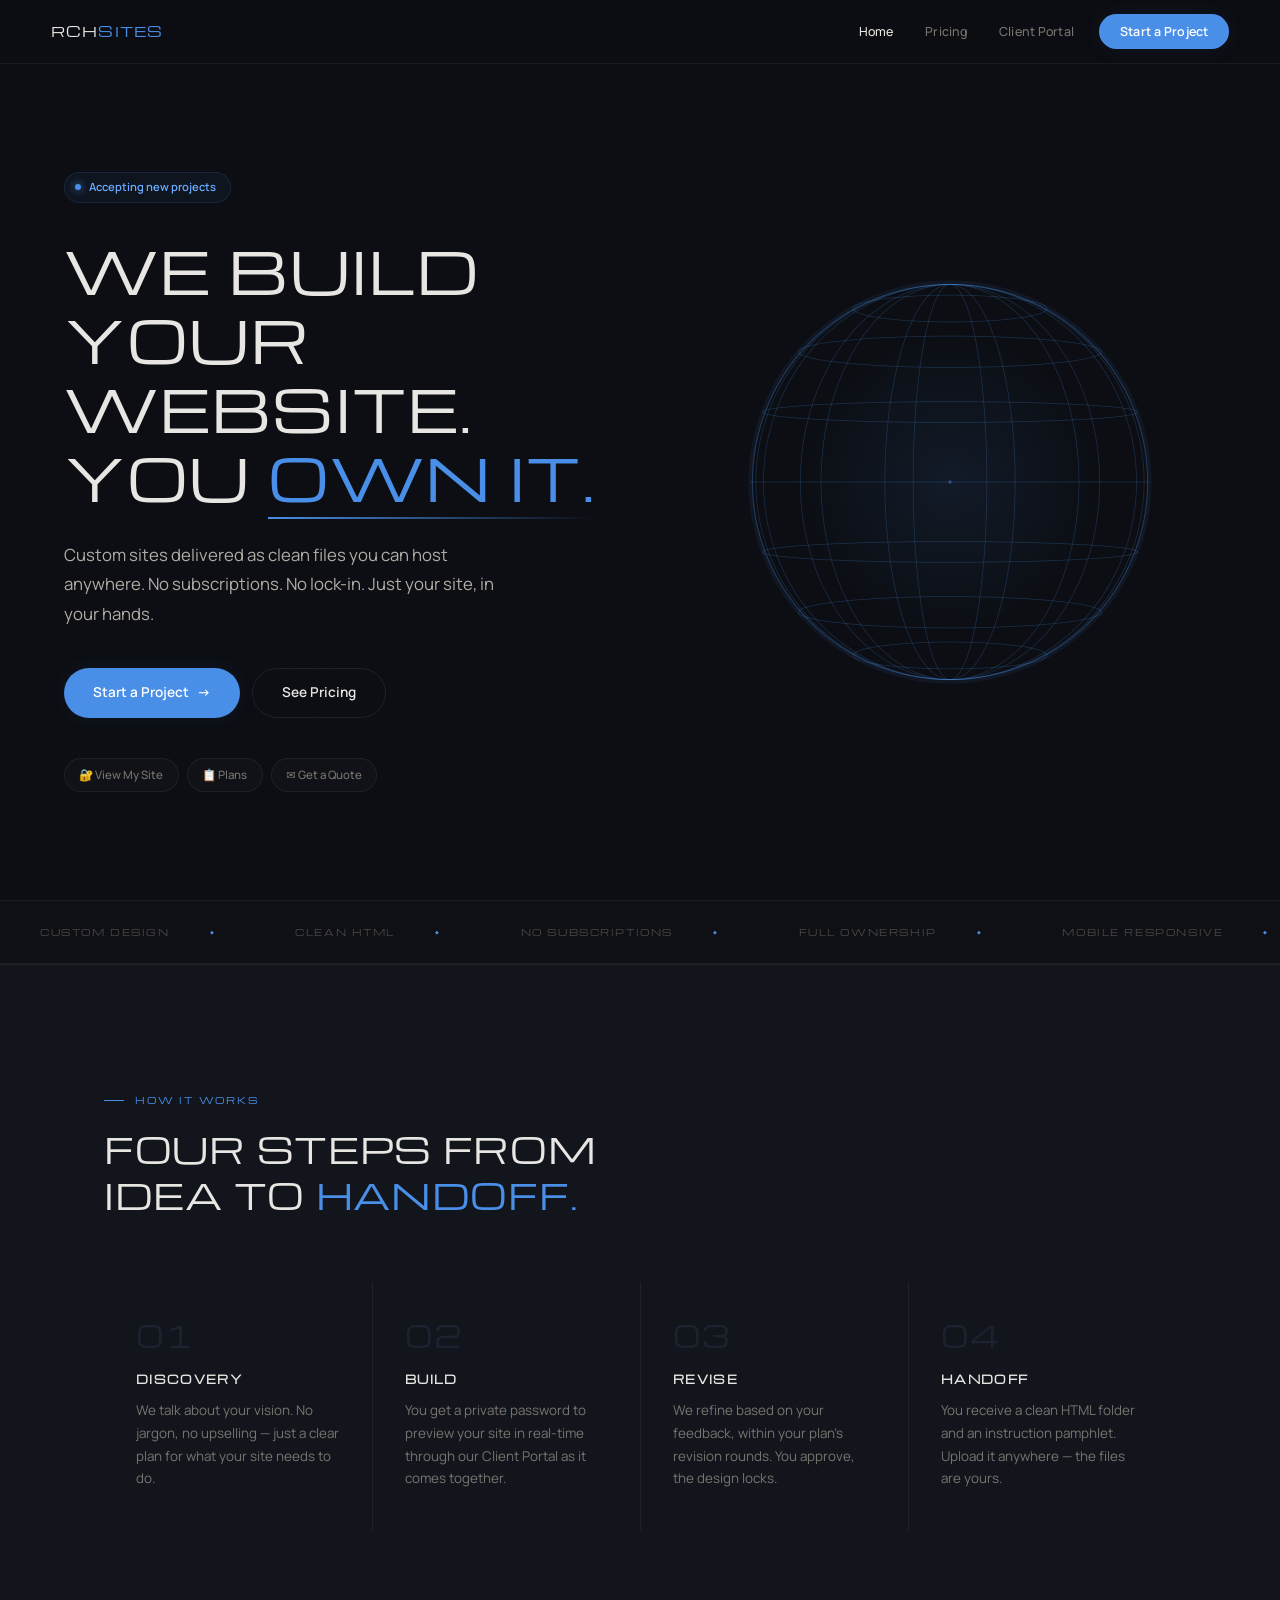
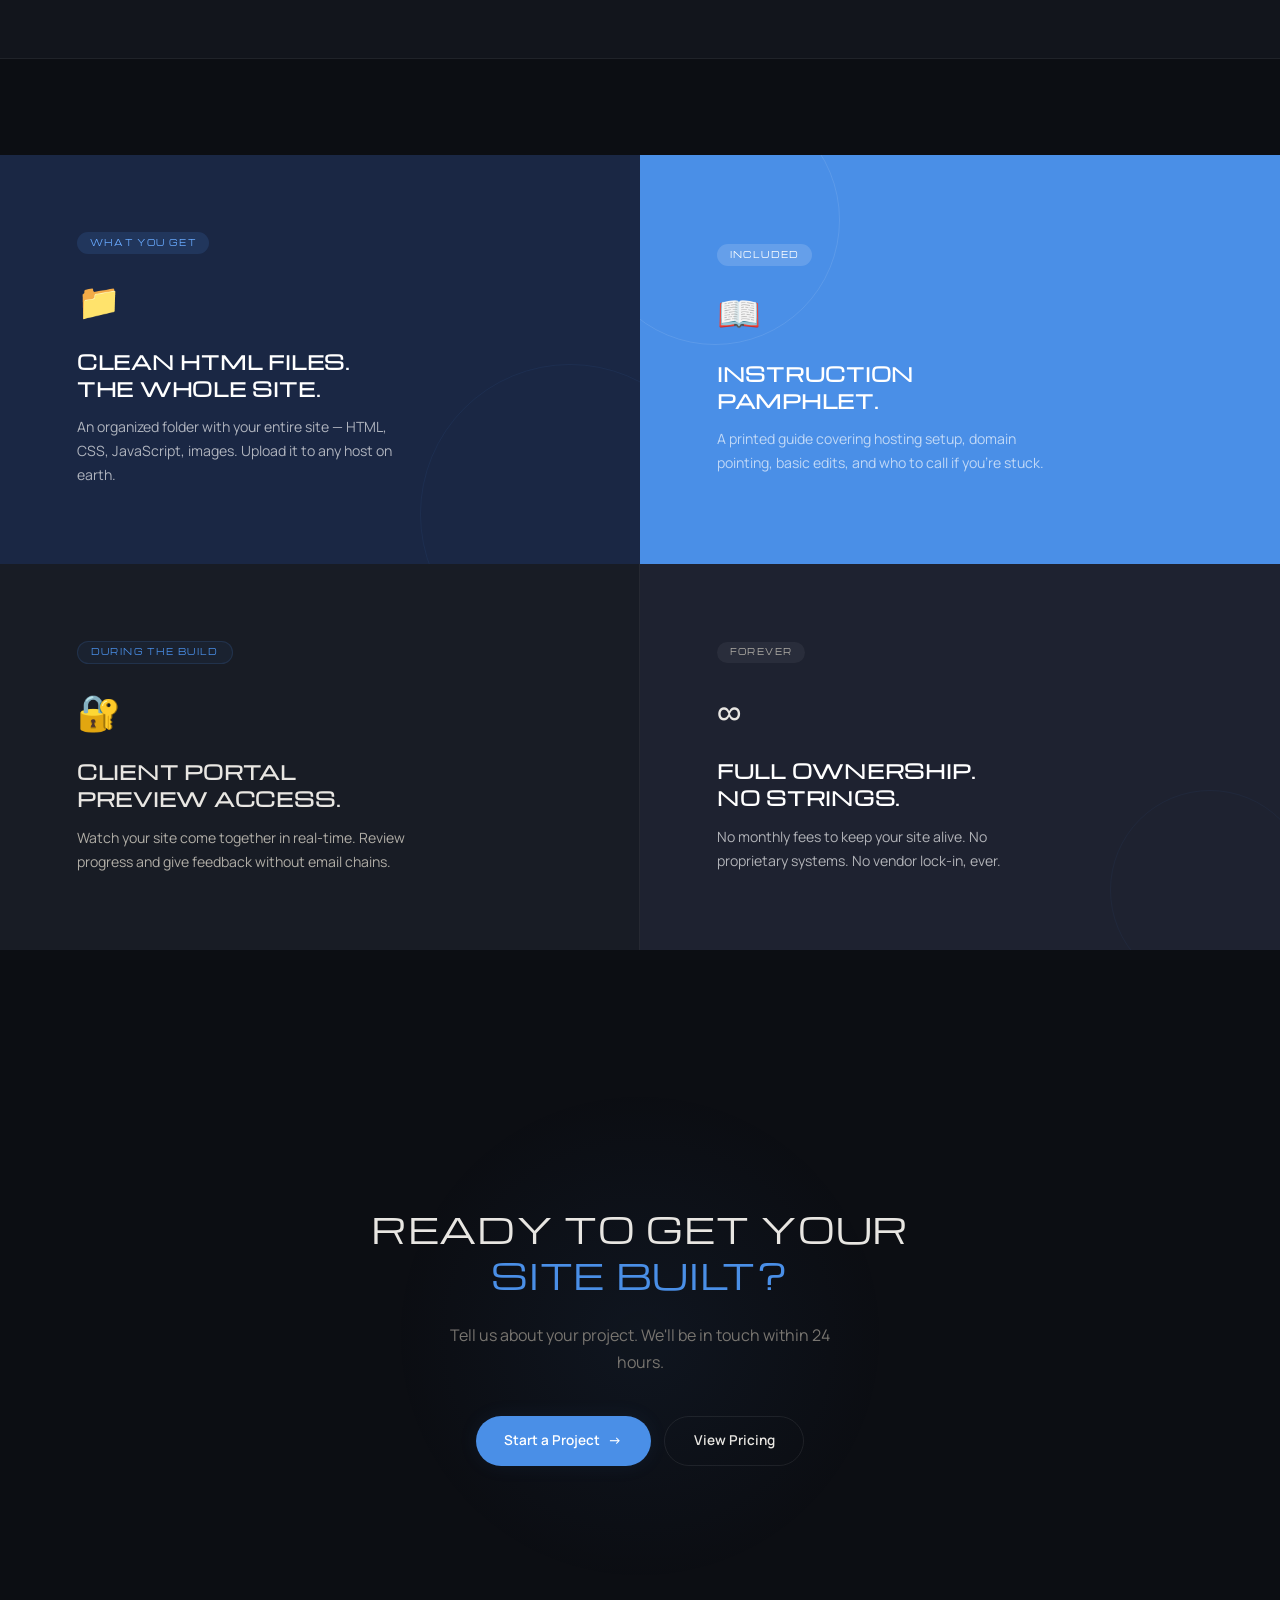
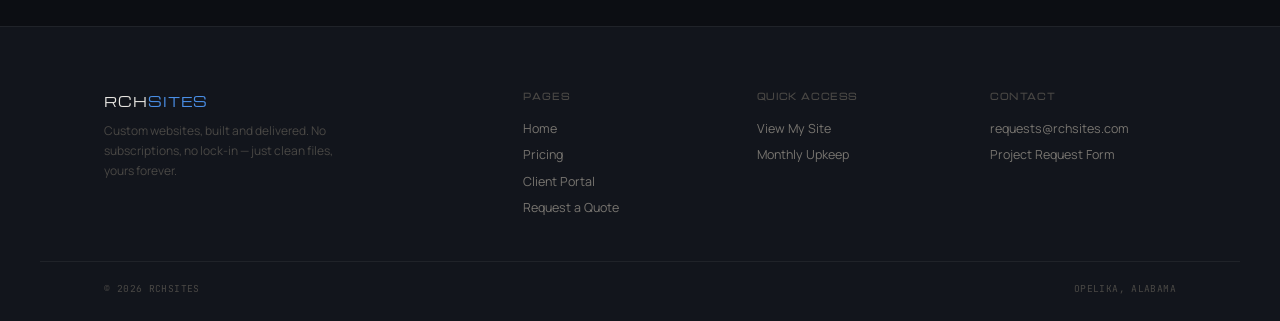
<file: index.html>
<!DOCTYPE html>
<html lang="en">
<head>
<meta charset="UTF-8">
<meta name="viewport" content="width=device-width, initial-scale=1.0">
<title>RCHsites — Web Design, Delivered.</title>
<link rel="stylesheet" href="style.css">
<style>
.hero{min-height:100vh;display:grid;grid-template-columns:1.1fr 1fr;align-items:center;padding:0 clamp(1.5rem,5vw,5rem);padding-top:64px;gap:2rem}
.hero-text{padding:4rem 0;position:relative;z-index:2}
.hero-text>*{animation:elIn .9s cubic-bezier(.16,1,.3,1) both}
.hero-text>*:nth-child(1){animation-delay:.4s}
.hero-text>*:nth-child(2){animation-delay:.55s}
.hero-text>*:nth-child(3){animation-delay:.65s}
.hero-text>*:nth-child(4){animation-delay:.75s}
.hero-text>*:nth-child(5){animation-delay:.85s}
@keyframes elIn{from{opacity:0;transform:translateY(30px)}to{opacity:1;transform:translateY(0)}}
.hero-badge{display:inline-flex;align-items:center;gap:.5rem;padding:.35rem .9rem .35rem .6rem;background:var(--blue-faint);color:var(--blue-bright);border:1px solid var(--border-blue);border-radius:100px;font-size:.7rem;font-weight:600}
.hero-badge .dot{width:6px;height:6px;background:var(--blue);border-radius:50%;box-shadow:0 0 8px var(--blue);animation:pulse 2s ease-in-out infinite}
@keyframes pulse{0%,100%{opacity:1;box-shadow:0 0 8px var(--blue)}50%{opacity:.5;box-shadow:0 0 16px var(--blue)}}
.hero h1{font-family:var(--font-h);font-size:clamp(2rem,4.5vw,3.6rem);font-weight:400;letter-spacing:.02em;line-height:1.2;margin-top:2rem;text-transform:uppercase}
.hero h1 .hl{color:var(--blue);position:relative}
.hero h1 .hl::after{content:'';position:absolute;bottom:-2px;left:0;right:0;height:2px;background:linear-gradient(90deg,var(--blue),transparent)}
.hero-sub{font-size:1.05rem;color:var(--text-mid);max-width:440px;line-height:1.75;margin:1.8rem 0 2.5rem}
.hero-btns{display:flex;gap:.8rem;flex-wrap:wrap}
.quick-row{display:flex;gap:.5rem;flex-wrap:wrap;margin-top:2.5rem}
.qlink{display:flex;align-items:center;gap:.4rem;padding:.45rem .9rem;background:rgba(255,255,255,0.02);border:1px solid var(--border);border-radius:100px;font-size:.72rem;font-weight:500;color:var(--text-soft);transition:.2s}
.qlink:hover{border-color:var(--border-blue);color:var(--blue);background:var(--blue-faint)}
.hero-globe{position:relative;display:flex;align-items:center;justify-content:center;animation:globeIn 1.2s cubic-bezier(.16,1,.3,1) .5s both}
@keyframes globeIn{from{opacity:0;transform:scale(.7) rotate(-15deg)}to{opacity:1;transform:scale(1) rotate(0)}}
#globeCanvas{width:100%;max-width:520px;aspect-ratio:1}
.globe-glow{position:absolute;width:60%;height:60%;top:20%;left:20%;background:radial-gradient(circle,rgba(74,143,231,0.1) 0%,transparent 70%);pointer-events:none;animation:gPulse 4s ease-in-out infinite}
@keyframes gPulse{0%,100%{opacity:.6;transform:scale(1)}50%{opacity:1;transform:scale(1.1)}}

/* process */
.process{padding:8rem 0;background:var(--bg-card);border-top:1px solid var(--border);border-bottom:1px solid var(--border)}
.steps{display:grid;grid-template-columns:repeat(4,1fr);gap:0;margin-top:4rem}
.step{padding:2.5rem 2rem;border-left:1px solid var(--border);position:relative;transition:.35s}
.step:first-child{border-left:none}
.step::before{content:'';position:absolute;top:0;left:0;width:0;height:1px;background:var(--blue);transition:width .6s cubic-bezier(.22,1,.36,1)}
.step:hover::before{width:100%}
.step:hover{background:var(--blue-faint)}
.step:hover .snum{color:var(--blue);text-shadow:0 0 20px var(--blue-glow)}
.snum{font-family:var(--font-h);font-size:1.8rem;color:var(--bg-surface);line-height:1;margin-bottom:1.3rem;transition:.3s;letter-spacing:.05em}
.step h3{font-family:var(--font-h);font-size:.7rem;letter-spacing:.12em;text-transform:uppercase;margin-bottom:.6rem}
.step p{font-size:.84rem;color:var(--text-soft);line-height:1.7}

/* features */
.features{display:grid;grid-template-columns:1fr 1fr}
.feat{padding:clamp(3rem,6vw,5.5rem);display:flex;flex-direction:column;justify-content:center;position:relative;overflow:hidden;transition:.3s;min-height:380px}
.feat-1{background:var(--navy)}.feat-2{background:var(--blue)}.feat-3{background:var(--bg-card2);border-right:1px solid var(--border)}.feat-4{background:var(--bg-surface)}
.feat .f-tag{display:inline-block;font-family:var(--font-h);font-size:.48rem;letter-spacing:.18em;text-transform:uppercase;padding:.3rem .8rem;border-radius:100px;margin-bottom:1.2rem;width:fit-content}
.feat-1 .f-tag{background:rgba(74,143,231,0.15);color:var(--blue-bright)}
.feat-2 .f-tag{background:rgba(255,255,255,0.15);color:#fff}
.feat-3 .f-tag{background:var(--blue-faint);color:var(--blue);border:1px solid var(--border-blue)}
.feat-4 .f-tag{background:rgba(255,255,255,0.05);color:var(--text-mid)}
.feat .f-icon{font-size:2.2rem;margin-bottom:1.2rem;display:inline-block;transition:transform .3s}
.feat:hover .f-icon{transform:scale(1.15) rotate(-5deg)}
.feat h3{font-family:var(--font-h);font-size:clamp(.9rem,1.8vw,1.2rem);letter-spacing:.04em;text-transform:uppercase;line-height:1.4;margin-bottom:.8rem;color:#fff}
.feat-3 h3{color:var(--text)}
.feat p{font-size:.88rem;line-height:1.7;opacity:.65;max-width:340px;color:#fff}
.feat-3 p{color:var(--text-mid);opacity:1}
.feat-deco{position:absolute;border-radius:50%;pointer-events:none}
.feat-1 .feat-deco{width:300px;height:300px;border:1px solid rgba(74,143,231,0.08);bottom:-100px;right:-80px}
.feat-2 .feat-deco{width:250px;height:250px;border:1px solid rgba(255,255,255,0.1);top:-60px;left:-50px}
.feat-4 .feat-deco{width:200px;height:200px;border:1px solid rgba(74,143,231,0.06);bottom:-40px;right:-30px}

/* cta */
.cta{padding:10rem 0;text-align:center;overflow:hidden}
.cta::before{content:'';position:absolute;width:500px;height:500px;background:radial-gradient(circle,rgba(74,143,231,0.06) 0%,transparent 70%);top:50%;left:50%;transform:translate(-50%,-50%);pointer-events:none}
.cta-sub{font-size:1rem;color:var(--text-soft);max-width:380px;margin:1.5rem auto 2.5rem;line-height:1.7;position:relative;z-index:1}
.cta-btns{display:flex;justify-content:center;gap:.8rem;flex-wrap:wrap;position:relative;z-index:1}

@media(max-width:900px){
  .hero{grid-template-columns:1fr;text-align:center}
  .hero-sub{margin-left:auto;margin-right:auto}
  .hero-btns,.quick-row{justify-content:center}
  .hero-globe{max-width:350px;margin:0 auto}
  .steps{grid-template-columns:1fr 1fr}
  .step{border-left:none!important;border-top:1px solid var(--border)}.step:nth-child(-n+2){border-top:none}
  .features{grid-template-columns:1fr}
}
@media(max-width:600px){
  .steps{grid-template-columns:1fr}
  .step{border-top:1px solid var(--border)}.step:first-child{border-top:none}
  .hero-btns{flex-direction:column;align-items:center}
}
</style>
</head>
<body>
<canvas id="gridCanvas"></canvas>
<div class="page">

<nav>
  <a href="index.html" class="n-logo">RCH<span>SITES</span></a>
  <button class="n-toggle" aria-label="Menu"><span></span><span></span><span></span></button>
  <div class="n-links">
    <a href="index.html" class="active">Home</a>
    <a href="pricing.html">Pricing</a>
    <a href="portal.html">Client Portal</a>
    <a href="request.html" class="n-cta">Start a Project</a>
  </div>
</nav>

<section class="hero">
  <div class="hero-text">
    <div class="hero-badge"><span class="dot"></span> Accepting new projects</div>
    <h1>We build<br>your website.<br>You <span class="hl">own it.</span></h1>
    <p class="hero-sub">Custom sites delivered as clean files you can host anywhere. No subscriptions. No lock-in. Just your site, in your hands.</p>
    <div class="hero-btns">
      <a href="request.html" class="btn btn-blue">Start a Project <span class="arr">→</span></a>
      <a href="pricing.html" class="btn btn-wire">See Pricing</a>
    </div>
    <div class="quick-row">
      <a href="portal.html" class="qlink">🔐 View My Site</a>
      <a href="pricing.html" class="qlink">📋 Plans</a>
      <a href="request.html" class="qlink">✉️ Get a Quote</a>
    </div>
  </div>
  <div class="hero-globe">
    <div class="globe-glow"></div>
    <canvas id="globeCanvas"></canvas>
  </div>
</section>

<div class="marquee"><div class="mq-track">
  <div class="mq-item">Custom Design</div><div class="mq-item">Clean HTML</div><div class="mq-item">No Subscriptions</div><div class="mq-item">Full Ownership</div><div class="mq-item">Mobile Responsive</div><div class="mq-item">Client Portal</div><div class="mq-item">Custom Design</div><div class="mq-item">Clean HTML</div><div class="mq-item">No Subscriptions</div><div class="mq-item">Full Ownership</div><div class="mq-item">Mobile Responsive</div><div class="mq-item">Client Portal</div>
</div></div>

<section class="process">
  <div class="container">
    <div class="eyebrow rv">How it works</div>
    <h2 class="sec-h rv">Four steps from<br>idea to <span class="hl">handoff.</span></h2>
    <div class="steps">
      <div class="step rv"><div class="snum">01</div><h3>Discovery</h3><p>We talk about your vision. No jargon, no upselling — just a clear plan for what your site needs to do.</p></div>
      <div class="step rv"><div class="snum">02</div><h3>Build</h3><p>You get a private password to preview your site in real-time through our Client Portal as it comes together.</p></div>
      <div class="step rv"><div class="snum">03</div><h3>Revise</h3><p>We refine based on your feedback, within your plan's revision rounds. You approve, the design locks.</p></div>
      <div class="step rv"><div class="snum">04</div><h3>Handoff</h3><p>You receive a clean HTML folder and an instruction pamphlet. Upload it anywhere — the files are yours.</p></div>
    </div>
  </div>
</section>

<section class="features">
  <div class="feat feat-1 rv-l"><div class="feat-deco"></div><span class="f-tag">What you get</span><span class="f-icon">📁</span><h3>Clean HTML files.<br>The whole site.</h3><p>An organized folder with your entire site — HTML, CSS, JavaScript, images. Upload it to any host on earth.</p></div>
  <div class="feat feat-2 rv-r"><div class="feat-deco"></div><span class="f-tag">Included</span><span class="f-icon">📖</span><h3>Instruction<br>pamphlet.</h3><p>A printed guide covering hosting setup, domain pointing, basic edits, and who to call if you're stuck.</p></div>
  <div class="feat feat-3 rv-l"><span class="f-tag">During the build</span><span class="f-icon">🔐</span><h3>Client portal<br>preview access.</h3><p>Watch your site come together in real-time. Review progress and give feedback without email chains.</p></div>
  <div class="feat feat-4 rv-r"><div class="feat-deco"></div><span class="f-tag">Forever</span><span class="f-icon">∞</span><h3>Full ownership.<br>No strings.</h3><p>No monthly fees to keep your site alive. No proprietary systems. No vendor lock-in, ever.</p></div>
</section>

<section class="cta">
  <h2 class="sec-h rv" style="position:relative;z-index:1">Ready to get your<br><span class="hl">site built?</span></h2>
  <p class="cta-sub rv">Tell us about your project. We'll be in touch within 24 hours.</p>
  <div class="cta-btns rv">
    <a href="request.html" class="btn btn-blue">Start a Project <span class="arr">→</span></a>
    <a href="pricing.html" class="btn btn-wire">View Pricing</a>
  </div>
</section>

<footer>
  <div class="f-grid">
    <div><div class="f-brand">RCH<span>SITES</span></div><p class="f-desc">Custom websites, built and delivered. No subscriptions, no lock-in — just clean files, yours forever.</p></div>
    <div class="f-col"><h4>Pages</h4><a href="index.html">Home</a><a href="pricing.html">Pricing</a><a href="portal.html">Client Portal</a><a href="request.html">Request a Quote</a></div>
    <div class="f-col"><h4>Quick Access</h4><a href="portal.html">View My Site</a><a href="pricing.html#upkeep">Monthly Upkeep</a></div>
    <div class="f-col"><h4>Contact</h4><a href="mailto:requests@rchsites.com">requests@rchsites.com</a><a href="request.html">Project Request Form</a></div>
  </div>
  <div class="f-bottom"><span>© 2026 RCHSITES</span><span>OPELIKA, ALABAMA</span></div>
</footer>

</div>
<script src="main.js"></script>
<script>
// ── GLOBE ──
const glc=document.getElementById('globeCanvas'),glx=glc.getContext('2d');let gF=0;
function rG(){const s=Math.min(glc.parentElement.offsetWidth,520);glc.width=s*2;glc.height=s*2;glc.style.width=s+'px';glc.style.height=s+'px'}
rG();window.addEventListener('resize',rG);
function dG(){const w=glc.width,h=glc.height,cx=w/2,cy=h/2,r=Math.min(w,h)*.38,rot=gF*.004;glx.clearRect(0,0,w,h);
glx.beginPath();glx.arc(cx,cy,r+4,0,Math.PI*2);glx.strokeStyle='rgba(74,143,231,0.08)';glx.lineWidth=8;glx.stroke();
glx.strokeStyle='rgba(74,143,231,0.25)';glx.lineWidth=1.5;
for(let i=-3;i<=3;i++){const lat=(i/4)*Math.PI*.45,ry=r*Math.cos(lat),yO=r*Math.sin(lat);glx.beginPath();for(let a=0;a<=100;a++){const an=(a/100)*Math.PI*2,x=cx+ry*Math.cos(an),y=cy-yO,z=ry*Math.sin(an),sc=1/(1+z*.0004),px=cx+(x-cx)*sc,py=cy+(y-cy)*sc;glx.globalAlpha=Math.sin(an)>-0.1?1:0.15;if(a===0)glx.moveTo(px,py);else glx.lineTo(px,py)}glx.globalAlpha=1;glx.stroke()}
for(let i=0;i<12;i++){const lon=(i/12)*Math.PI*2+rot;glx.beginPath();for(let a=0;a<=60;a++){const lat=(a/60)*Math.PI-Math.PI/2,x=r*Math.cos(lat)*Math.cos(lon),y=r*Math.sin(lat),z=r*Math.cos(lat)*Math.sin(lon),f=Math.sin(lon);glx.globalAlpha=Math.max(.05,f>-0.15?.2+f*.8:.05);if(a===0)glx.moveTo(cx+x,cy-y);else glx.lineTo(cx+x,cy-y)}glx.globalAlpha=1;glx.stroke()}
glx.beginPath();glx.arc(cx,cy,r,0,Math.PI*2);glx.strokeStyle='rgba(74,143,231,0.35)';glx.lineWidth=2;glx.stroke();
glx.beginPath();glx.arc(cx,cy,3,0,Math.PI*2);glx.fillStyle='rgba(74,143,231,0.5)';glx.fill();
gF++;requestAnimationFrame(dG)}dG();
</script>
</body>
</html>
</file>
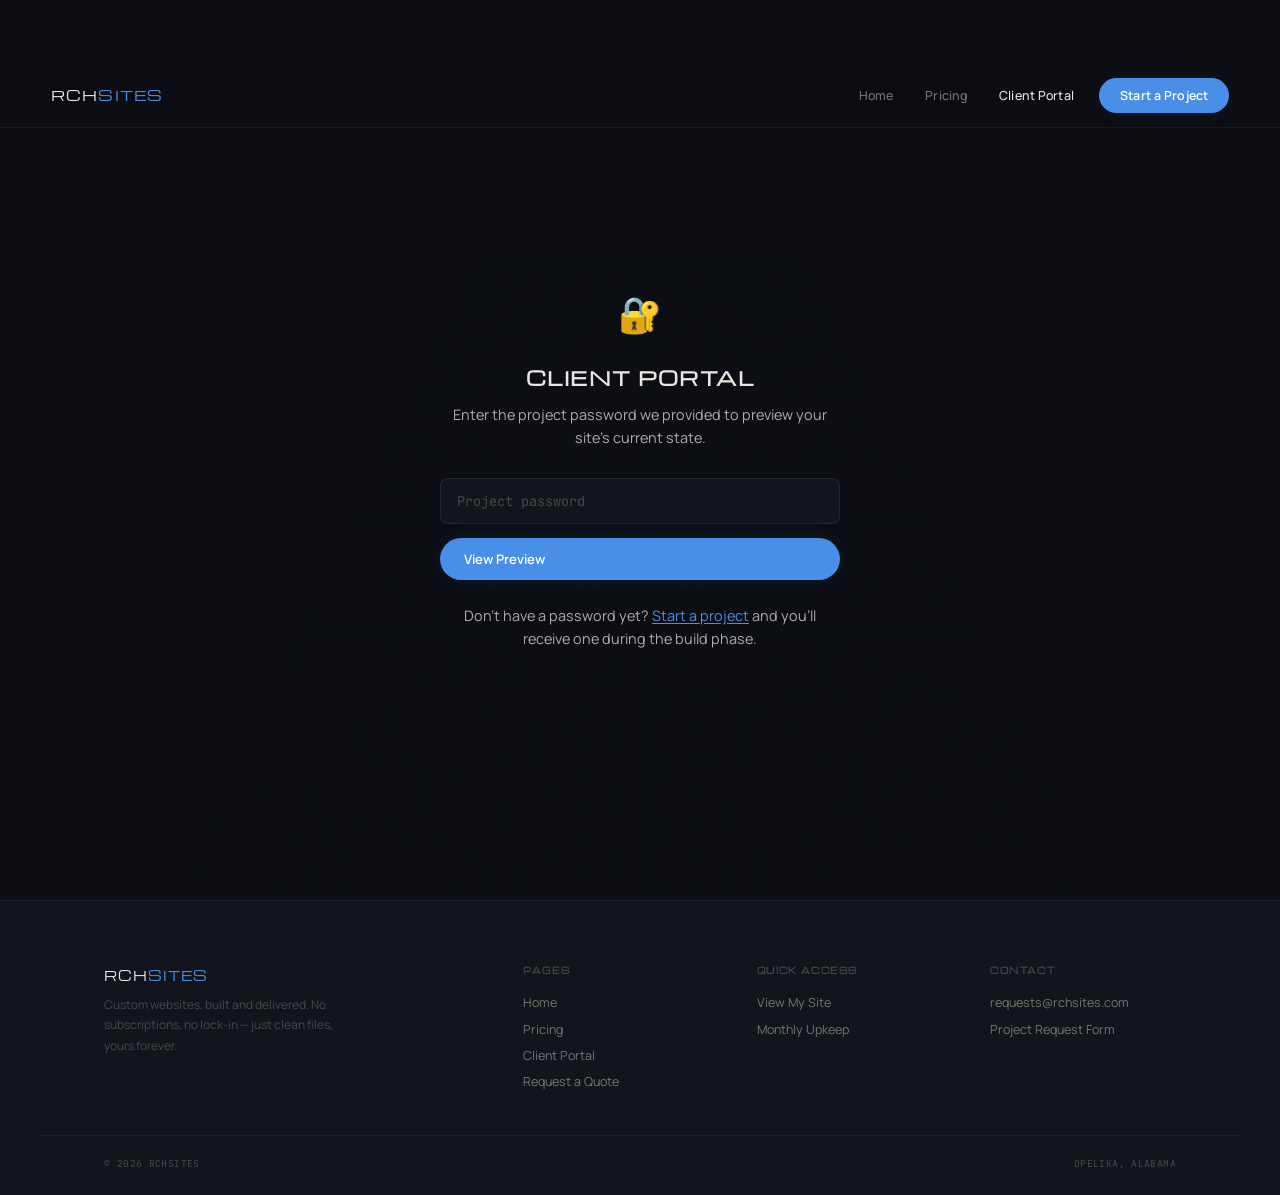
<file: portal.html>
<!DOCTYPE html>
<html lang="en">
<head>
<meta charset="UTF-8">
<meta name="viewport" content="width=device-width, initial-scale=1.0">
<title>Client Portal — RCHsites</title>
<link rel="stylesheet" href="style.css">
<style>
/* ═══ LOGIN ═══ */
.login-screen{display:flex;align-items:center;justify-content:center;min-height:calc(100vh - 64px);padding:40px 24px;margin-top:64px}
.login-box{width:100%;max-width:400px;text-align:center}
.login-emoji{font-size:2.2rem;margin-bottom:20px}
.login-box h1{font-family:var(--font-h);font-size:1.2rem;letter-spacing:.08em;text-transform:uppercase;margin-bottom:10px}
.login-box>p{color:var(--text-mid);font-size:.9rem;margin-bottom:28px;line-height:1.6}
.field{margin-bottom:14px}
.field input,.field textarea,.field select{width:100%;padding:13px 16px;background:var(--bg-card);border:1px solid var(--border-light);border-radius:8px;color:var(--text);font-family:var(--mono);font-size:.85rem;outline:none;transition:.3s}
.field input:focus,.field textarea:focus,.field select:focus{border-color:var(--blue);box-shadow:0 0 0 3px var(--blue-faint)}
.field input::placeholder,.field textarea::placeholder{color:var(--text-faint)}
.login-err{display:none;margin-top:12px;padding:10px 14px;background:rgba(230,60,60,0.08);border:1px solid rgba(230,60,60,0.15);border-radius:8px;color:#e55;font-size:.8rem;font-family:var(--mono)}
.login-foot{margin-top:24px;font-size:.8rem;color:var(--text-faint)}
.login-foot a{color:var(--blue);text-decoration:underline;text-underline-offset:2px}

/* ═══ PORTAL ═══ */
.portal{display:none}
.portal-wrap { padding: 80px 24px 80px }

.portal-top{display:flex;align-items:center;justify-content:space-between;flex-wrap:wrap;gap:12px;margin-bottom:28px}
.portal-top h1{font-family:var(--font-h);font-size:1.1rem;letter-spacing:.06em;text-transform:uppercase}
.portal-top h1 .hl{color:var(--blue)}
.signout{font-size:.78rem;color:var(--text-faint);cursor:pointer;text-decoration:underline;text-underline-offset:2px;background:none;border:none;font-family:var(--font);transition:.2s}
.signout:hover{color:var(--blue)}

/* Stats */
.stats{display:grid;grid-template-columns:repeat(3,1fr);gap:10px;margin-bottom:32px}
.stat{background:var(--bg-card);border:1px solid var(--border);border-radius:8px;padding:16px 18px}
.stat .lbl{font-family:var(--font-h);font-size:.45rem;color:var(--text-faint);text-transform:uppercase;letter-spacing:.15em;margin-bottom:4px}
.stat .val{font-size:.88rem;font-weight:600}

/* Tabs */
.tabs{display:flex;border-bottom:1px solid var(--border);margin-bottom:28px;gap:0;overflow-x:auto}
.tab{padding:11px 16px;font-family:var(--font);font-size:.8rem;font-weight:500;color:var(--text-faint);background:none;border:none;border-bottom:2px solid transparent;cursor:pointer;transition:.2s;margin-bottom:-1px;white-space:nowrap}
.tab:hover{color:var(--text-mid)}
.tab.on{color:var(--blue);border-bottom-color:var(--blue);font-weight:600}
.pane{display:none;animation:paneIn .25s ease}
.pane.on{display:block}
@keyframes paneIn{from{opacity:0;transform:translateY(4px)}to{opacity:1;transform:translateY(0)}}

/* ═══ PREVIEW ═══ */
.prev-bar{display:flex;align-items:center;justify-content:space-between;flex-wrap:wrap;gap:12px;margin-bottom:14px}
.prev-bar span{font-size:.8rem;color:var(--text-mid)}
.devices{display:flex;gap:2px;background:var(--bg-card);border:1px solid var(--border);border-radius:8px;padding:3px}
.devices button{padding:6px 14px;font-family:var(--font);font-size:.72rem;font-weight:500;color:var(--text-faint);background:none;border:none;border-radius:5px;cursor:pointer;transition:.2s}
.devices button.on{background:var(--bg-surface);color:var(--text);box-shadow:0 1px 3px rgba(0,0,0,0.2)}
.frame{background:var(--bg-card);border:1px solid var(--border);border-radius:10px;overflow:hidden;box-shadow:var(--glow-sm);transition:max-width .3s;margin:0 auto}
.frame.desktop{max-width:100%}.frame.tablet{max-width:768px}.frame.mobile{max-width:375px}
.frame-bar{display:flex;align-items:center;gap:7px;padding:10px 16px;background:var(--bg-card2);border-bottom:1px solid var(--border)}
.frame-dot{width:9px;height:9px;border-radius:50%}
.frame-dot.r{background:#e55}.frame-dot.y{background:#e5b84a}.frame-dot.g{background:#4ae564}
.frame-url{flex:1;margin-left:6px;padding:4px 12px;background:var(--bg);border:1px solid var(--border);border-radius:4px;font-family:var(--mono);font-size:.65rem;color:var(--text-faint);text-align:center}
.frame iframe{width:100%;height:520px;border:none;display:block;background:#fff}

/* ═══ FEEDBACK ═══ */
.fb-grid{display:grid;grid-template-columns:1fr 280px;gap:16px;align-items:start}
.card{background:var(--bg-card);border:1px solid var(--border);border-radius:10px;padding:24px}
.card h2{font-family:var(--font-h);font-size:.8rem;letter-spacing:.06em;text-transform:uppercase;margin-bottom:3px}
.card h2 .hl{color:var(--blue)}
.card .sub{font-size:.8rem;color:var(--text-faint);margin-bottom:20px}

.form-field{margin-bottom:16px}
.form-field label{display:block;font-size:.78rem;font-weight:600;margin-bottom:5px}
.form-field input,.form-field textarea,.form-field select{width:100%;padding:10px 13px;background:var(--bg);border:1px solid var(--border);border-radius:8px;color:var(--text);font-family:var(--font);font-size:.84rem;outline:none;transition:.3s}
.form-field input:focus,.form-field textarea:focus,.form-field select:focus{border-color:var(--blue);box-shadow:0 0 0 3px var(--blue-faint)}
.form-field textarea{resize:vertical;min-height:100px;line-height:1.5}
.form-field select{appearance:none;background-image:url("data:image/svg+xml,%3Csvg xmlns='http://www.w3.org/2000/svg' width='12' height='12' viewBox='0 0 12 12'%3E%3Cpath d='M3 5l3 3 3-3' stroke='%23787570' stroke-width='1.5' fill='none' stroke-linecap='round'/%3E%3C/svg%3E");background-repeat:no-repeat;background-position:right 1rem center;cursor:pointer}
.form-field select option{background:var(--bg-card);color:var(--text)}
.form-hint{font-size:.68rem;color:var(--text-faint);margin-top:4px}
.fb-ok{display:none;padding:20px;text-align:center;background:rgba(74,143,231,0.05);border:1px solid var(--border-blue);border-radius:8px;margin-top:16px}
.fb-ok h3{color:var(--blue);font-size:.9rem;margin-bottom:4px}
.fb-ok p{color:var(--text-mid);font-size:.82rem}

.side{padding:20px}
.side h3{font-weight:600;font-size:.82rem;margin-bottom:14px}
.step-row{display:flex;gap:11px;padding:11px 0;border-bottom:1px solid var(--border)}
.step-row:last-of-type{border-bottom:none}
.step-n{width:22px;height:22px;background:var(--bg-surface);border-radius:5px;display:flex;align-items:center;justify-content:center;font-size:.6rem;font-weight:700;color:var(--text-faint);flex-shrink:0;margin-top:1px}
.step-row h4{font-size:.78rem;font-weight:600;margin-bottom:1px}
.step-row p{font-size:.72rem;color:var(--text-faint);line-height:1.4}
.email-card{margin-top:16px;padding:12px;background:var(--bg-surface);border-radius:8px}
.email-card .lbl{font-size:.65rem;color:var(--text-faint);margin-bottom:2px}
.email-card a{color:var(--blue);font-size:.78rem;font-weight:600}

/* ═══ FILE UPLOAD ═══ */
.drop-zone{border:2px dashed var(--border);border-radius:10px;padding:36px 24px;text-align:center;cursor:pointer;transition:.3s;background:var(--bg);margin-bottom:18px}
.drop-zone:hover{border-color:var(--text-faint);background:var(--bg-card)}
.drop-zone.drag-over{border-color:var(--blue);background:var(--blue-faint)}
.drop-icon{font-size:1.8rem;margin-bottom:10px}
.drop-zone h3{font-size:.88rem;font-weight:600;margin-bottom:4px}
.drop-zone p{font-size:.76rem;color:var(--text-faint)}
.drop-zone .browse-link{color:var(--blue);font-weight:600;text-decoration:underline;cursor:pointer}
.file-list{list-style:none;margin-bottom:18px}
.file-item{display:flex;align-items:center;justify-content:space-between;padding:10px 14px;background:var(--bg-card);border:1px solid var(--border);border-radius:8px;margin-bottom:6px}
.file-item .fi-info{display:flex;align-items:center;gap:10px}
.fi-icon{width:32px;height:32px;background:var(--bg-surface);border-radius:7px;display:flex;align-items:center;justify-content:center;font-size:.9rem}
.fi-icon.img{background:rgba(74,143,231,0.1)}.fi-icon.vid{background:rgba(230,60,60,0.1)}
.file-item h4{font-size:.78rem;font-weight:600}
.file-item .fi-meta{font-size:.68rem;color:var(--text-faint)}
.fi-remove{background:none;border:none;color:var(--text-faint);cursor:pointer;font-size:1.1rem;padding:4px 8px;border-radius:4px;transition:.2s}
.fi-remove:hover{color:#e55;background:rgba(230,60,60,0.08)}
.upload-note{font-size:.72rem;color:var(--text-faint);text-align:center;padding:10px;background:var(--bg-card);border:1px solid var(--border);border-radius:8px}

/* ═══ APPROVE ═══ */
.approve{text-align:center;max-width:460px;margin:0 auto}
.approve .ico{font-size:2.2rem;margin-bottom:18px}
.approve h2{font-family:var(--font-h);font-size:1rem;letter-spacing:.06em;text-transform:uppercase;margin-bottom:8px}
.approve h2 .hl{color:var(--blue)}
.approve>p{color:var(--text-mid);font-size:.88rem;margin-bottom:24px;line-height:1.6}
.approve-btns{display:flex;gap:10px;justify-content:center;flex-wrap:wrap}
.approve-ok{display:none;margin-top:22px;padding:18px;background:rgba(74,143,231,0.06);border:1px solid var(--border-blue);border-radius:10px}
.approve-ok h3{color:var(--blue);font-size:.9rem;margin-bottom:3px}
.approve-ok p{color:var(--text-mid);font-size:.82rem}

/* ═══ FILES ═══ */
.files-empty{text-align:center;padding:44px 24px}
.files-empty .ico{font-size:1.8rem;margin-bottom:14px}
.files-empty h3{font-size:.95rem;margin-bottom:5px}
.files-empty p{color:var(--text-faint);font-size:.84rem;max-width:340px;margin:0 auto}

/* ═══ BTNS ═══ */
.btn-full{width:100%}
.btn-sm{padding:9px 16px;font-size:.78rem}
.btn-outline{background:transparent;color:var(--text);border:1px solid var(--border-light);border-radius:100px;font-family:var(--font);font-weight:600;font-size:.82rem;padding:10px 20px;cursor:pointer;transition:.3s}
.btn-outline:hover{border-color:var(--blue);color:var(--blue)}
.btn-dark-solid{background:var(--blue);color:#fff;border:none;border-radius:100px;font-family:var(--font);font-weight:600;font-size:.82rem;padding:12px 24px;cursor:pointer;transition:.3s;box-shadow:var(--glow-sm);display:inline-flex;align-items:center;gap:6px}
.btn-dark-solid:hover{background:var(--blue-bright);box-shadow:var(--glow-md)}

@media(max-width:768px){
  .portal-wrap{padding:80px 16px 60px}
  .stats{grid-template-columns:1fr}
  .fb-grid{grid-template-columns:1fr}
  .frame iframe{height:380px}
  .tab{padding:10px 12px;font-size:.72rem}
}
</style>
</head>
<body>
<canvas id="gridCanvas"></canvas>
<div class="page">

<nav>
  <a href="index.html" class="n-logo">RCH<span>SITES</span></a>
  <button class="n-toggle" aria-label="Menu"><span></span><span></span><span></span></button>
  <div class="n-links">
    <a href="index.html">Home</a>
    <a href="pricing.html">Pricing</a>
    <a href="portal.html" class="active">Client Portal</a>
    <a href="request.html" class="n-cta">Start a Project</a>
  </div>
</nav>

<!-- ═══ LOGIN ═══ -->
<section class="login-screen" id="loginScreen">
  <div class="login-box">
    <div class="login-emoji">🔐</div>
    <h1>Client Portal</h1>
    <p>Enter the project password we provided to preview your site's current state.</p>
    <div class="field">
      <input type="password" id="pw" placeholder="Project password" autocomplete="off" onkeydown="if(event.key==='Enter')doLogin()">
    </div>
    <button class="btn-dark-solid btn-full" onclick="doLogin()">View Preview</button>
    <div class="login-err" id="loginErr">Incorrect password. Please check and try again.</div>
    <p class="login-foot">Don't have a password yet? <a href="request.html">Start a project</a> and you'll receive one during the build phase.</p>
  </div>
</section>

<!-- ═══ PORTAL ═══ -->
<section class="portal" id="portal">
  <div class="portal-wrap">

    <div class="portal-top">
      <h1>Your <span class="hl">project</span></h1>
      <button class="signout" onclick="doSignOut()">Sign Out</button>
    </div>

    <div class="stats">
      <div class="stat"><div class="lbl">Project</div><div class="val" id="sN">–</div></div>
      <div class="stat"><div class="lbl">Status</div><div class="val" id="sS">–</div></div>
      <div class="stat"><div class="lbl">Revisions</div><div class="val" id="sR">–</div></div>
    </div>

    <div class="tabs">
      <button class="tab on" data-t="preview">Preview</button>
      <button class="tab" data-t="feedback">Feedback</button>
      <button class="tab" data-t="uploads">Upload Media</button>
      <button class="tab" data-t="approve">Approve</button>
      <button class="tab" data-t="files">Final Handoff</button>
    </div>

    <!-- PREVIEW -->
    <div class="pane on" id="p-preview">
      <div class="prev-bar">
        <span>Live preview — your site in progress</span>
        <div class="devices">
          <button class="on" onclick="setDev('desktop',this)">Desktop</button>
          <button onclick="setDev('tablet',this)">Tablet</button>
          <button onclick="setDev('mobile',this)">Mobile</button>
        </div>
      </div>
      <div class="frame desktop" id="frame">
        <div class="frame-bar">
          <span class="frame-dot r"></span><span class="frame-dot y"></span><span class="frame-dot g"></span>
          <span class="frame-url" id="urlBar">–</span>
        </div>
        <iframe id="iframe" title="Site Preview"></iframe>
      </div>
    </div>

    <!-- FEEDBACK -->
    <div class="pane" id="p-feedback">
      <div class="fb-grid">
        <div class="card">
          <h2>Submit <span class="hl">feedback</span></h2>
          <p class="sub">Tell us what to change — be as specific as you can.</p>
          <form id="fbForm" action="https://formsubmit.co/requests@rchsites.com" method="POST">
            <input type="hidden" name="_subject" value="Client Revision Request — Portal">
            <input type="hidden" name="_template" value="table">
            <input type="hidden" name="_captcha" value="false">
            <input type="hidden" name="_next" id="fNext">
            <input type="text" name="_honey" style="display:none">
            <input type="hidden" name="Project" id="hProj">
            <div class="form-field"><label>Your Name</label><input type="text" name="Name" required placeholder="First and last"></div>
            <div class="form-field"><label>Type</label>
              <select name="Feedback Type" required>
                <option value="" disabled selected>Choose…</option>
                <option>Design change</option><option>Text / content update</option>
                <option>Bug / something broken</option><option>New feature request</option>
                <option>General question</option>
              </select>
            </div>
            <div class="form-field"><label>Which page(s)?</label><input type="text" name="Pages" placeholder="e.g. Home, About, Contact"></div>
            <div class="form-field"><label>Details</label><textarea name="Details" required placeholder="Describe what you'd like changed. Reference specific sections, colors, text, images — the more detail the better."></textarea><div class="form-hint">Tip: batch all feedback into one submission — each counts as one revision round.</div></div>
            <button type="submit" class="btn-dark-solid btn-full">Submit Feedback →</button>
          </form>
          <div class="fb-ok" id="fbOk"><h3>✓ Feedback received</h3><p>We'll review your notes and update the preview within 24–48 hours.</p></div>
        </div>
        <div class="card side">
          <h3>How revisions work</h3>
          <div class="step-row"><div class="step-n">01</div><div><h4>Preview your site</h4><p>Check the Preview tab across devices.</p></div></div>
          <div class="step-row"><div class="step-n">02</div><div><h4>Batch your changes</h4><p>One submission = one revision round.</p></div></div>
          <div class="step-row"><div class="step-n">03</div><div><h4>We implement</h4><p>Updates live in 24–48 hours.</p></div></div>
          <div class="step-row"><div class="step-n">04</div><div><h4>Approve</h4><p>Happy? Lock it in on the Approve tab.</p></div></div>
          <div class="email-card"><div class="lbl">Prefer email?</div><a href="mailto:requests@rchsites.com">requests@rchsites.com</a></div>
        </div>
      </div>
    </div>

    <!-- UPLOADS -->
    <div class="pane" id="p-uploads">
      <div class="card" style="max-width:640px">
        <h2>Upload <span class="hl">media</span></h2>
        <p class="sub">Drag photos, logos, videos, or any content you'd like on your site.</p>
        <div class="drop-zone" id="dropZone">
          <div class="drop-icon">📎</div>
          <h3>Drag &amp; drop files here</h3>
          <p>or <span class="browse-link" onclick="document.getElementById('fileInput').click()">browse your device</span></p>
          <p style="margin-top:8px;font-size:.68rem;color:var(--text-faint)">Images, videos, PDFs — up to 25 MB each</p>
        </div>
        <input type="file" id="fileInput" multiple accept="image/*,video/*,.pdf,.ai,.psd,.svg" style="display:none">
        <ul class="file-list" id="fileList"></ul>
        <form id="uploadForm" action="https://formsubmit.co/requests@rchsites.com" method="POST" enctype="multipart/form-data" style="display:none">
          <input type="hidden" name="_subject" id="uploadSubject" value="Client File Upload — Portal">
          <input type="hidden" name="_template" value="table">
          <input type="hidden" name="_captcha" value="false">
          <input type="hidden" name="_next" id="uploadNext">
          <input type="text" name="_honey" style="display:none">
          <input type="hidden" name="Project" id="hProj2">
          <input type="hidden" name="Uploader Name" id="uploadName">
          <input type="hidden" name="Notes" id="uploadNotes">
        </form>
        <div class="form-field"><label>Your Name</label><input type="text" id="uploaderName" placeholder="So we know who sent these"></div>
        <div class="form-field"><label>Notes (optional)</label><textarea id="uploaderNotes" placeholder="e.g. 'Use the blue logo on the homepage hero'" style="min-height:70px"></textarea></div>
        <button class="btn-dark-solid btn-full" id="sendFilesBtn" onclick="sendFiles()" disabled>Send Media →</button>
        <div class="upload-note" style="margin-top:14px">Media is sent directly to our team at requests@rchsites.com. For files over 25 MB, email us directly.</div>
        <div class="fb-ok" id="uploadOk" style="margin-top:18px"><h3>✓ Media sent</h3><p>We've received your uploads and will incorporate them into your site.</p></div>
      </div>
    </div>

    <!-- APPROVE -->
    <div class="pane" id="p-approve">
      <div class="approve">
        <div class="ico">✅</div>
        <h2>Ready to <span class="hl">approve?</span></h2>
        <p>Once approved, we'll finalize your site and prepare your clean HTML files and instruction pamphlet for handoff.</p>
        <div class="approve-btns">
          <button class="btn-dark-solid" onclick="doApprove()">Approve Design →</button>
          <button class="btn-outline btn-sm" onclick="goTab('feedback')">I have more changes</button>
        </div>
        <div class="approve-ok" id="approveOk"><h3>🎉 Design Approved</h3><p>We've been notified and will begin preparing your final files. Expect a follow-up soon.</p></div>
      </div>
    </div>

    <!-- FILES -->
    <div class="pane" id="p-files">
      <div class="files-empty">
        <div class="ico">📦</div>
        <h3>Nothing here yet</h3>
        <p>Once your design is approved, your final HTML files and instruction pamphlet will be ready here for download.</p>
      </div>
    </div>

  </div>
</section>

<footer>
  <div class="f-grid">
    <div><div class="f-brand">RCH<span>SITES</span></div><p class="f-desc">Custom websites, built and delivered. No subscriptions, no lock-in — just clean files, yours forever.</p></div>
    <div class="f-col"><h4>Pages</h4><a href="index.html">Home</a><a href="pricing.html">Pricing</a><a href="portal.html">Client Portal</a><a href="request.html">Request a Quote</a></div>
    <div class="f-col"><h4>Quick Access</h4><a href="portal.html">View My Site</a><a href="pricing.html#upkeep">Monthly Upkeep</a></div>
    <div class="f-col"><h4>Contact</h4><a href="mailto:requests@rchsites.com">requests@rchsites.com</a><a href="request.html">Project Request Form</a></div>
  </div>
  <div class="f-bottom"><span>© 2026 RCHSITES</span><span>OPELIKA, ALABAMA</span></div>
</footer>

</div>
<script src="main.js"></script>
<script>
/* ═══ PROJECTS ═══ */
const PROJECTS = {
  'demo2026': {
    name: 'Demo Project',
    status: 'In Progress - First Round',
    url: 'https://rchsites.com',
    revisions: '2 rounds remaining',
    message: 'This is a demo preview.'
  },
  'kagefit3r8nK6': {
    name: 'KageFit',
    status: 'Version Complete - First Round',
    url: 'https://rchhosting.github.io/kf-2026-v3-18/',
    revisions: '2 rounds remaining',
    message: 'Last updated 3/18/26'
  },
  'demo-starter': {
    name: 'Demo — Starter Plan',
    status: 'Under Review - First Round',
    url: 'https://rchsites.com',
    revisions: '1 round remaining',
    message: 'Starter tier demo.'
  },
  'demo-premium': {
    name: 'Demo — Premium Plan',
    status: 'In Progress - Revision Round 2',
    url: 'https://rchsites.com',
    revisions: '3 rounds remaining',
    message: 'Premium tier demo.'
  },
  'bunk-preview32226': {
    name: 'Bunkers Kitchen + Social Club',
    status: 'Complete - Preview Version',
    url: 'https://rchhosting.github.io/bunkers-32226-v1/',
    revisions: 'Not Applicable (Preview)',
    message: 'Last updated 3/22/26'
  },
  'jcs-mus-prev-322': {
    name: 'Jule Collins Art Museum',
    status: 'Complete - Preview Version',
    url: 'https://rchhosting.github.io/art-julie-32226/',
    revisions: 'Not Applicable (Preview)',
    message: 'Last updated 3/22/26'
  }
};

let proj = null;
let uploadFiles = [];

/* ═══ LOGIN ═══ */
function doLogin() {
  const v = document.getElementById('pw').value.trim();
  if (PROJECTS[v]) {
    proj = PROJECTS[v];
    document.getElementById('loginErr').style.display = 'none';
    enter();
  } else {
    document.getElementById('loginErr').style.display = 'block';
    const pw = document.getElementById('pw');
    pw.style.animation = 'shake .4s ease';
    setTimeout(() => pw.style.animation = '', 400);
  }
}

function enter() {
  document.getElementById('loginScreen').style.display = 'none';
  document.getElementById('portal').style.display = 'block';
  document.getElementById('sN').textContent = proj.name;
  document.getElementById('sS').textContent = proj.status;
  document.getElementById('sR').textContent = proj.revisions;
  document.getElementById('urlBar').textContent = proj.url;
  document.getElementById('iframe').src = proj.url;
  document.getElementById('hProj').value = proj.name;
  document.getElementById('hProj2').value = proj.name;
  document.getElementById('fNext').value = location.href.split('?')[0] + '?feedback=sent';
  document.getElementById('uploadNext').value = location.href.split('?')[0] + '?upload=sent';
}

function doSignOut() {
  proj = null;
  document.getElementById('portal').style.display = 'none';
  document.getElementById('loginScreen').style.display = 'flex';
  document.getElementById('pw').value = '';
  document.getElementById('iframe').src = '';
}

/* ═══ TABS ═══ */
document.querySelectorAll('.tab').forEach(b => {
  b.addEventListener('click', () => goTab(b.dataset.t));
});

function goTab(id) {
  document.querySelectorAll('.tab').forEach(b => b.classList.toggle('on', b.dataset.t === id));
  document.querySelectorAll('.pane').forEach(p => p.classList.toggle('on', p.id === 'p-' + id));
}

/* ═══ DEVICE ═══ */
function setDev(d, btn) {
  document.querySelectorAll('.devices button').forEach(b => b.classList.remove('on'));
  btn.classList.add('on');
  document.getElementById('frame').className = 'frame ' + d;
}

/* ═══ FILE UPLOAD ═══ */
const dropZone = document.getElementById('dropZone');
const fileInput = document.getElementById('fileInput');

['dragenter','dragover'].forEach(e => {
  dropZone.addEventListener(e, ev => { ev.preventDefault(); dropZone.classList.add('drag-over'); });
});
['dragleave','drop'].forEach(e => {
  dropZone.addEventListener(e, ev => { ev.preventDefault(); dropZone.classList.remove('drag-over'); });
});
dropZone.addEventListener('drop', ev => addFiles([...ev.dataTransfer.files]));
dropZone.addEventListener('click', () => fileInput.click());
fileInput.addEventListener('change', () => { addFiles([...fileInput.files]); fileInput.value=''; });

function addFiles(files) {
  files.forEach(f => {
    if (f.size > 25*1024*1024) { alert(f.name+' is over 25 MB.'); return; }
    if (!uploadFiles.find(u => u.name===f.name && u.size===f.size)) uploadFiles.push(f);
  });
  renderFiles();
}

function removeFile(i) { uploadFiles.splice(i,1); renderFiles(); }

function renderFiles() {
  const list = document.getElementById('fileList');
  const btn = document.getElementById('sendFilesBtn');
  list.innerHTML = '';
  uploadFiles.forEach((f,i) => {
    const isImg=f.type.startsWith('image/'), isVid=f.type.startsWith('video/');
    const size = f.size<1024*1024 ? (f.size/1024).toFixed(0)+' KB' : (f.size/(1024*1024)).toFixed(1)+' MB';
    const icon = isImg?'🖼':isVid?'🎬':'📄';
    const cls = isImg?'img':isVid?'vid':'';
    list.innerHTML += `<li class="file-item"><div class="fi-info"><div class="fi-icon ${cls}">${icon}</div><div><h4>${f.name}</h4><span class="fi-meta">${size}</span></div></div><button class="fi-remove" onclick="removeFile(${i})">×</button></li>`;
  });
  btn.disabled = uploadFiles.length===0;
}

function sendFiles() {
  if (!uploadFiles.length) return;
  const form = document.getElementById('uploadForm');
  document.getElementById('uploadSubject').value = 'Client File Upload — '+(proj?proj.name:'Portal');
  document.getElementById('uploadName').value = document.getElementById('uploaderName').value||'Not provided';
  document.getElementById('uploadNotes').value = document.getElementById('uploaderNotes').value||'None';
  form.querySelectorAll('input[type="file"]').forEach(el=>el.remove());
  const dt = new DataTransfer();
  uploadFiles.forEach(f=>dt.items.add(f));
  const fi = document.createElement('input');
  fi.type='file';fi.name='attachment';fi.multiple=true;fi.files=dt.files;fi.style.display='none';
  form.appendChild(fi);
  form.style.display='block';form.submit();
  document.getElementById('uploadOk').style.display='block';
  uploadFiles=[];renderFiles();
}

/* ═══ APPROVE ═══ */
function doApprove() {
  if (!confirm('Are you sure you want to approve? We\u2019ll begin preparing your final files.')) return;
  document.getElementById('approveOk').style.display = 'block';
  const f = document.createElement('form');
  f.method='POST';f.action='https://formsubmit.co/requests@rchsites.com';f.style.display='none';
  const d = {'_subject':'\u2705 DESIGN APPROVED \u2014 '+(proj?proj.name:'Client'),'_template':'table','_captcha':'false','Project':proj?proj.name:'\u2013','Action':'Design Approved','Timestamp':new Date().toLocaleString()};
  Object.entries(d).forEach(([k,v])=>{const i=document.createElement('input');i.type='hidden';i.name=k;i.value=v;f.appendChild(i)});
  document.body.appendChild(f);f.submit();
}

/* ═══ SHAKE ═══ */
const shakeStyle = document.createElement('style');
shakeStyle.textContent = '@keyframes shake{0%,100%{transform:translateX(0)}20%{transform:translateX(-8px)}40%{transform:translateX(8px)}60%{transform:translateX(-5px)}80%{transform:translateX(5px)}}';
document.head.appendChild(shakeStyle);

/* ═══ FEEDBACK SENT CHECK ═══ */
if (location.search.includes('feedback=sent')) { setTimeout(()=>{ const ok=document.getElementById('fbOk'); if(ok)ok.style.display='block'; },500); }
if (location.search.includes('upload=sent')) { setTimeout(()=>{ const ok=document.getElementById('uploadOk'); if(ok)ok.style.display='block'; },500); }
</script>
</body>
</html>
</file>
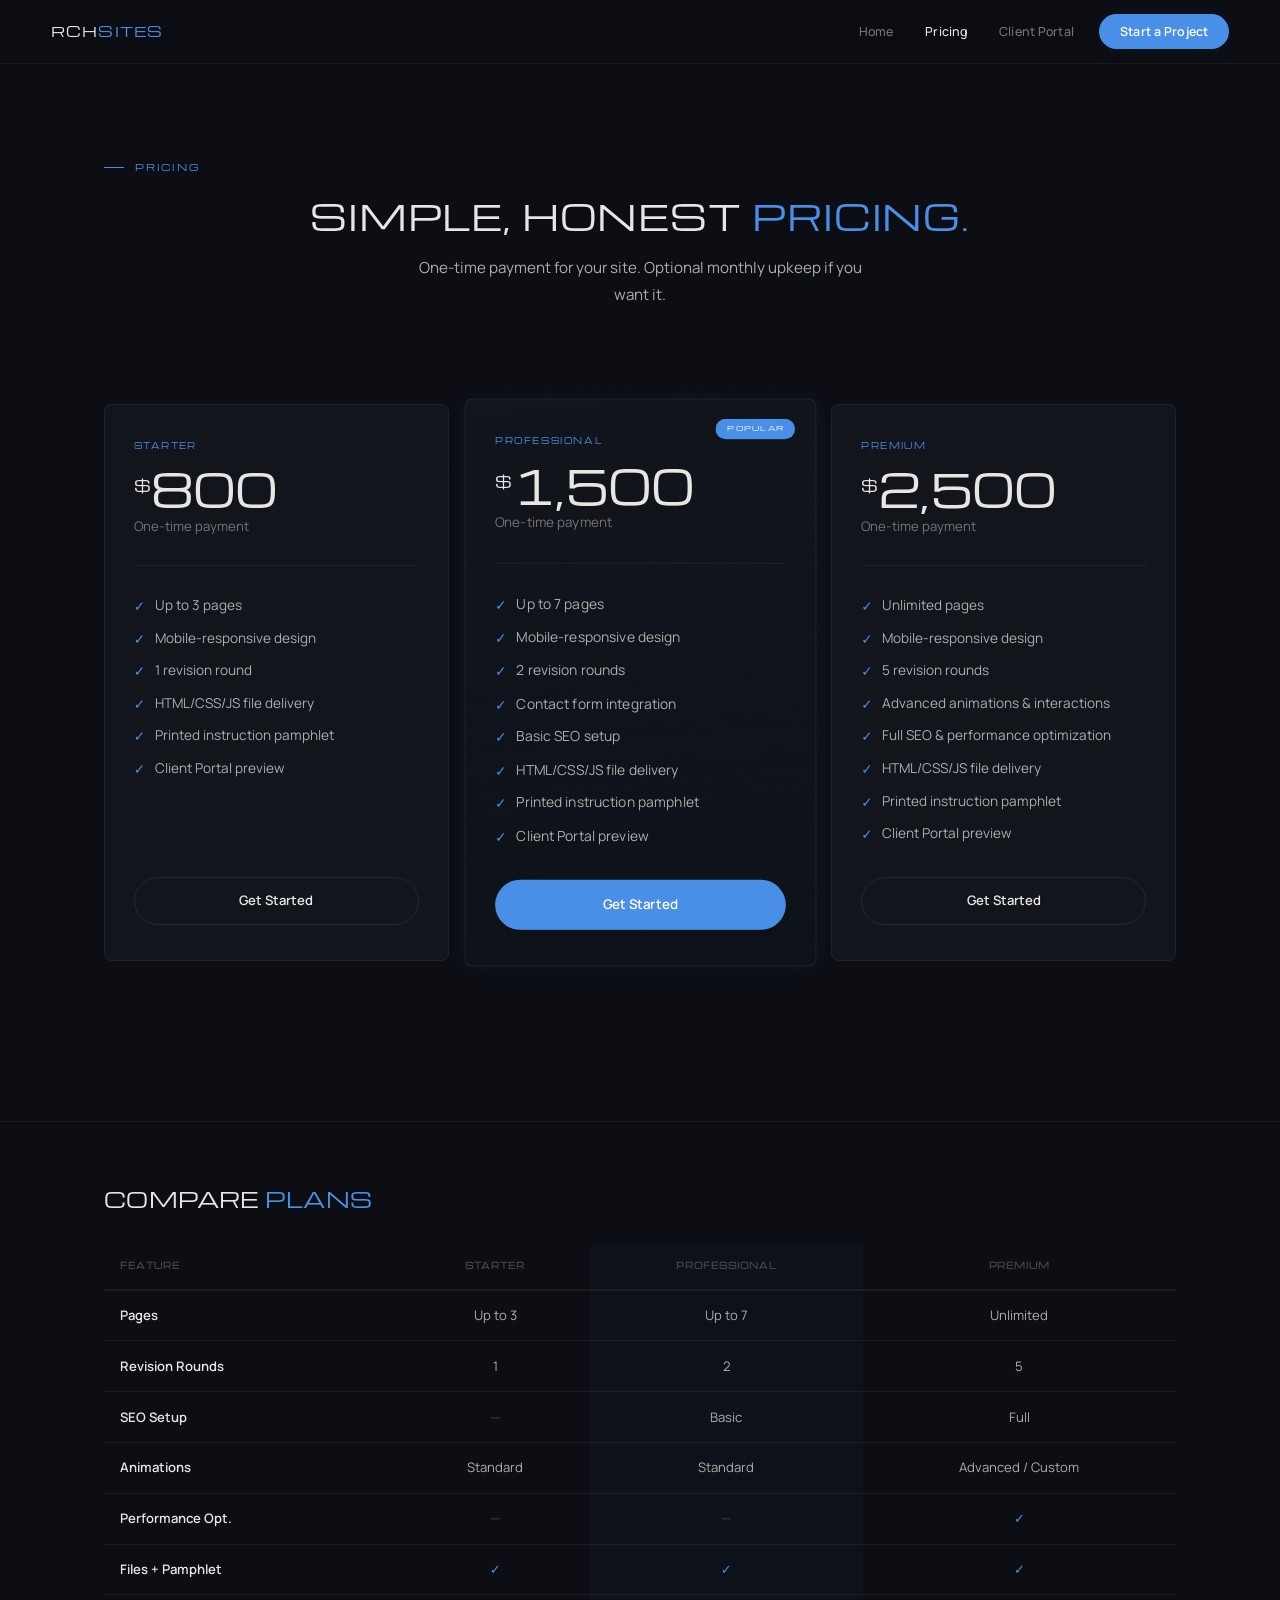
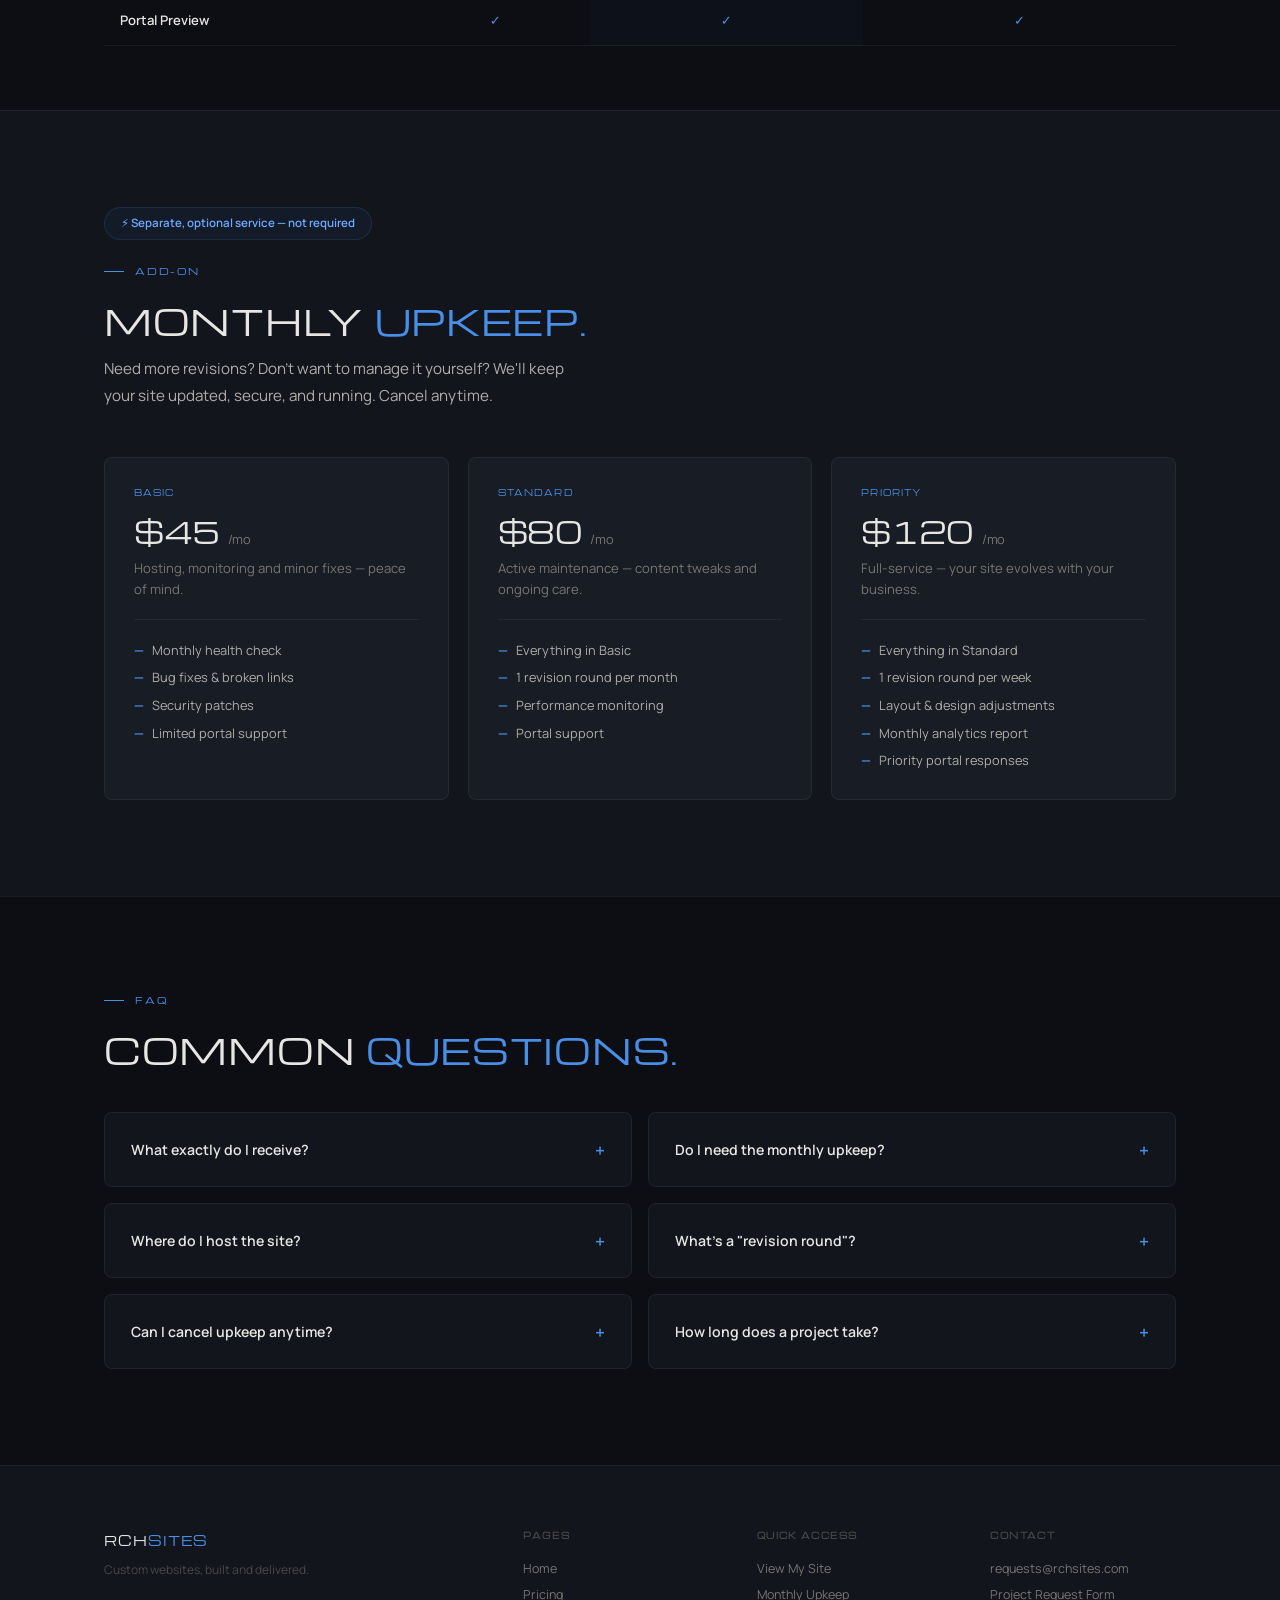
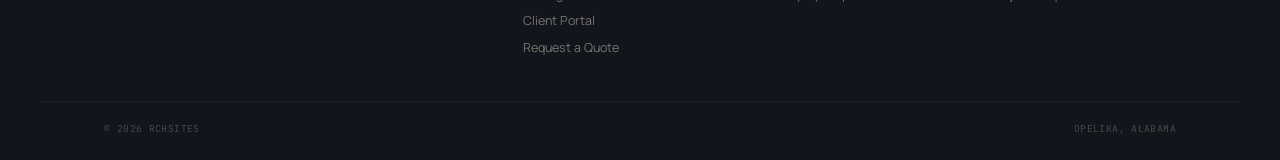
<file: pricing.html>
<!DOCTYPE html>
<html lang="en">
<head>
<meta charset="UTF-8">
<meta name="viewport" content="width=device-width, initial-scale=1.0">
<title>Pricing — RCHsites</title>
<link rel="stylesheet" href="style.css">
<style>
.p-hero{padding:10rem 0 4rem;text-align:center}
.p-hero .sec-sub{margin:1rem auto 0}

/* pricing cards */
.p-grid{display:grid;grid-template-columns:repeat(3,1fr);gap:1.2rem;padding:2rem 0 6rem;max-width:1100px;margin:0 auto}
.p-card{background:var(--bg-card);border:1px solid var(--border);border-radius:8px;padding:2.2rem 1.8rem;display:flex;flex-direction:column;transition:.3s;position:relative}
.p-card:hover{border-color:var(--border-blue);box-shadow:var(--glow-sm);transform:translateY(-4px)}
.p-card.feat{border-color:var(--border-blue);background:linear-gradient(175deg,var(--bg-card) 0%,rgba(74,143,231,0.03) 100%);transform:scale(1.02);z-index:2;box-shadow:var(--glow-sm)}
.p-card.feat:hover{transform:scale(1.02) translateY(-4px)}
.pop-tag{position:absolute;top:1.2rem;right:1.2rem;font-family:var(--font-h);font-size:.45rem;letter-spacing:.15em;text-transform:uppercase;background:var(--blue);color:#fff;padding:.25rem .7rem;border-radius:100px}
.p-tier{font-family:var(--font-h);font-size:.5rem;text-transform:uppercase;letter-spacing:.18em;color:var(--blue);margin-bottom:.8rem}
.p-amount{font-family:var(--font-h);font-size:2.8rem;letter-spacing:-.02em;line-height:1;margin-bottom:.3rem}
.p-amount sup{font-size:1rem;vertical-align:super;margin-right:1px}
.p-label{font-size:.82rem;color:var(--text-soft);margin-bottom:1.8rem;padding-bottom:1.8rem;border-bottom:1px solid var(--border)}
.p-features{list-style:none;display:flex;flex-direction:column;gap:.7rem;flex:1;margin-bottom:2rem}
.p-features li{display:flex;align-items:flex-start;gap:.6rem;font-size:.85rem;color:var(--text-mid);line-height:1.5}
.p-features li::before{content:'✓';color:var(--blue);font-weight:700;flex-shrink:0;margin-top:1px}
.p-cta{display:block;text-align:center;padding:.8rem;border-radius:100px;font-weight:600;font-size:.82rem;border:1px solid var(--border-light);background:transparent;color:var(--text);cursor:pointer;font-family:var(--font);transition:.3s}
.p-cta:hover{border-color:var(--blue);color:var(--blue);box-shadow:var(--glow-sm)}
.p-card.feat .p-cta{background:var(--blue);color:#fff;border-color:var(--blue)}
.p-card.feat .p-cta:hover{background:var(--blue-bright);box-shadow:0 6px 24px rgba(74,143,231,0.25)}

/* comparison */
.compare{padding:4rem 0;border-top:1px solid var(--border)}
.compare table{width:100%;border-collapse:collapse;margin-top:2rem}
.compare th,.compare td{padding:.9rem 1rem;text-align:left;border-bottom:1px solid var(--border);font-size:.82rem}
.compare thead th{font-family:var(--font-h);font-size:.5rem;text-transform:uppercase;letter-spacing:.12em;color:var(--text-faint);padding-bottom:1rem;border-bottom:2px solid var(--border)}
.compare th{font-weight:600;color:var(--text)}
.compare td{color:var(--text-mid)}
.compare td:not(:first-child),.compare thead th:not(:first-child){text-align:center}
.hl-col{background:rgba(74,143,231,0.03)}
.t-check{color:var(--blue);font-weight:700}.t-x{color:var(--text-faint)}

/* upkeep */
.upkeep{padding:6rem 0;border-top:1px solid var(--border);background:var(--bg-card)}
.up-note{display:inline-flex;align-items:center;gap:.5rem;padding:.4rem 1rem;background:var(--blue-faint);border:1px solid var(--border-blue);border-radius:100px;font-size:.72rem;color:var(--blue-bright);font-weight:600;margin-bottom:1.5rem}
.up-grid{display:grid;grid-template-columns:repeat(3,1fr);gap:1.2rem;margin-top:3rem}
.up-card{background:var(--bg-card2);border:1px solid var(--border);border-radius:8px;padding:1.8rem;transition:.3s}
.up-card:hover{border-color:var(--border-blue);box-shadow:var(--glow-sm)}
.up-tier{font-family:var(--font-h);font-size:.48rem;text-transform:uppercase;letter-spacing:.15em;color:var(--blue);margin-bottom:.6rem}
.up-price{font-family:var(--font-h);font-size:1.8rem;letter-spacing:-.01em;margin-bottom:.2rem}
.up-price span{font-size:.8rem;font-weight:400;font-family:var(--font);color:var(--text-soft)}
.up-desc{font-size:.82rem;color:var(--text-soft);margin-bottom:1.2rem;padding-bottom:1.2rem;border-bottom:1px solid var(--border);line-height:1.6}
.up-feats{list-style:none;display:flex;flex-direction:column;gap:.45rem}
.up-feats li{font-size:.8rem;color:var(--text-mid);display:flex;align-items:center;gap:.5rem}
.up-feats li::before{content:'—';color:var(--blue);font-weight:700}

/* faq */
.faq{padding:6rem 0;border-top:1px solid var(--border)}
.faq-grid{display:grid;grid-template-columns:1fr 1fr;gap:1rem;margin-top:2.5rem}
.faq-item{background:var(--bg-card);border:1px solid var(--border);border-radius:8px;padding:1.4rem 1.6rem;cursor:pointer;transition:.3s}
.faq-item:hover{border-color:var(--border-blue)}
.faq-q{font-weight:600;font-size:.88rem;display:flex;justify-content:space-between;align-items:center}
.faq-q .tog{font-size:1.1rem;color:var(--blue);transition:transform .3s}
.faq-item.open .tog{transform:rotate(45deg)}
.faq-a{font-size:.84rem;color:var(--text-soft);line-height:1.65;max-height:0;overflow:hidden;transition:max-height .4s,opacity .3s,margin .3s;opacity:0;margin-top:0}
.faq-item.open .faq-a{max-height:200px;opacity:1;margin-top:.8rem}

@media(max-width:900px){.p-grid{grid-template-columns:1fr;max-width:420px}.p-card.feat{transform:none}.p-card.feat:hover{transform:translateY(-4px)}.up-grid{grid-template-columns:1fr}.faq-grid{grid-template-columns:1fr}}
</style>
</head>
<body>
<canvas id="gridCanvas"></canvas>
<div class="page">

<nav>
  <a href="index.html" class="n-logo">RCH<span>SITES</span></a>
  <button class="n-toggle" aria-label="Menu"><span></span><span></span><span></span></button>
  <div class="n-links">
    <a href="index.html">Home</a>
    <a href="pricing.html" class="active">Pricing</a>
    <a href="portal.html">Client Portal</a>
    <a href="request.html" class="n-cta">Start a Project</a>
  </div>
</nav>

<section class="p-hero">
  <div class="container">
    <div class="eyebrow rv">Pricing</div>
    <h2 class="sec-h rv">Simple, honest <span class="hl">pricing.</span></h2>
    <p class="sec-sub rv" style="margin:1rem auto 0">One-time payment for your site. Optional monthly upkeep if you want it.</p>
  </div>
</section>

<section style="padding:0 0 4rem">
  <div class="container">
    <div class="p-grid">
      <div class="p-card rv">
        <div class="p-tier">Starter</div>
        <div class="p-amount"><sup>$</sup>800</div>
        <div class="p-label">One-time payment</div>
        <ul class="p-features">
          <li>Up to 3 pages</li><li>Mobile-responsive design</li><li>1 revision round</li><li>HTML/CSS/JS file delivery</li><li>Printed instruction pamphlet</li><li>Client Portal preview</li>
        </ul>
        <a href="request.html" class="p-cta">Get Started</a>
      </div>
      <div class="p-card feat rv">
        <span class="pop-tag">Popular</span>
        <div class="p-tier">Professional</div>
        <div class="p-amount"><sup>$</sup>1,500</div>
        <div class="p-label">One-time payment</div>
        <ul class="p-features">
          <li>Up to 7 pages</li><li>Mobile-responsive design</li><li>2 revision rounds</li><li>Contact form integration</li><li>Basic SEO setup</li><li>HTML/CSS/JS file delivery</li><li>Printed instruction pamphlet</li><li>Client Portal preview</li>
        </ul>
        <a href="request.html" class="p-cta">Get Started</a>
      </div>
      <div class="p-card rv">
        <div class="p-tier">Premium</div>
        <div class="p-amount"><sup>$</sup>2,500</div>
        <div class="p-label">One-time payment</div>
        <ul class="p-features">
          <li>Unlimited pages</li><li>Mobile-responsive design</li><li>5 revision rounds</li><li>Advanced animations &amp; interactions</li><li>Full SEO &amp; performance optimization</li><li>HTML/CSS/JS file delivery</li><li>Printed instruction pamphlet</li><li>Client Portal preview</li>
        </ul>
        <a href="request.html" class="p-cta">Get Started</a>
      </div>
    </div>
  </div>
</section>

<section class="compare"><div class="container">
  <h3 class="sec-h rv" style="font-size:1.3rem">Compare <span class="hl">plans</span></h3>
  <table class="rv">
    <thead><tr><th>Feature</th><th>Starter</th><th class="hl-col">Professional</th><th>Premium</th></tr></thead>
    <tbody>
      <tr><th>Pages</th><td>Up to 3</td><td class="hl-col">Up to 7</td><td>Unlimited</td></tr>
      <tr><th>Revision Rounds</th><td>1</td><td class="hl-col">2</td><td>5</td></tr>
      <tr><th>SEO Setup</th><td><span class="t-x">—</span></td><td class="hl-col">Basic</td><td>Full</td></tr>
      <tr><th>Animations</th><td>Standard</td><td class="hl-col">Standard</td><td>Advanced / Custom</td></tr>
      <tr><th>Performance Opt.</th><td><span class="t-x">—</span></td><td class="hl-col"><span class="t-x">—</span></td><td><span class="t-check">✓</span></td></tr>
      <tr><th>Files + Pamphlet</th><td><span class="t-check">✓</span></td><td class="hl-col"><span class="t-check">✓</span></td><td><span class="t-check">✓</span></td></tr>
      <tr><th>Portal Preview</th><td><span class="t-check">✓</span></td><td class="hl-col"><span class="t-check">✓</span></td><td><span class="t-check">✓</span></td></tr>
    </tbody>
  </table>
</div></section>

<section class="upkeep" id="upkeep"><div class="container">
  <div class="up-note rv">⚡ Separate, optional service — not required</div>
  <div class="eyebrow rv">Add-On</div>
  <h2 class="sec-h rv">Monthly <span class="hl">upkeep.</span></h2>
  <p class="sec-sub rv">Need more revisions? Don't want to manage it yourself? We'll keep your site updated, secure, and running. Cancel anytime.</p>
  <div class="up-grid">
    <div class="up-card rv"><div class="up-tier">Basic</div><div class="up-price">$45 <span>/mo</span></div><div class="up-desc">Hosting, monitoring and minor fixes — peace of mind.</div><ul class="up-feats"><li>Monthly health check</li><li>Bug fixes &amp; broken links</li><li>Security patches</li><li>Limited portal support</li></ul></div>
    <div class="up-card rv"><div class="up-tier">Standard</div><div class="up-price">$80 <span>/mo</span></div><div class="up-desc">Active maintenance — content tweaks and ongoing care.</div><ul class="up-feats"><li>Everything in Basic</li><li>1 revision round per month</li><li>Performance monitoring</li><li>Portal support</li></ul></div>
    <div class="up-card rv"><div class="up-tier">Priority</div><div class="up-price">$120 <span>/mo</span></div><div class="up-desc">Full-service — your site evolves with your business.</div><ul class="up-feats"><li>Everything in Standard</li><li>1 revision round per week</li><li>Layout &amp; design adjustments</li><li>Monthly analytics report</li><li>Priority portal responses</li></ul></div>
  </div>
</div></section>

<section class="faq"><div class="container">
  <div class="eyebrow rv">FAQ</div>
  <h2 class="sec-h rv">Common <span class="hl">questions.</span></h2>
  <div class="faq-grid">
    <div class="faq-item rv" onclick="this.classList.toggle('open')"><div class="faq-q">What exactly do I receive? <span class="tog">+</span></div><div class="faq-a">A complete folder of HTML, CSS, JavaScript, images, and fonts — everything your site needs. Plus a printed instruction pamphlet explaining how to host it, point your domain, and make basic edits.</div></div>
    <div class="faq-item rv" onclick="this.classList.toggle('open')"><div class="faq-q">Do I need the monthly upkeep? <span class="tog">+</span></div><div class="faq-a">Not at all. The upkeep service is completely optional. Your site works on its own — upkeep is there if you'd rather have someone else handle updates.</div></div>
    <div class="faq-item rv" onclick="this.classList.toggle('open')"><div class="faq-q">Where do I host the site? <span class="tog">+</span></div><div class="faq-a">The pamphlet included with your site walks you through it, if you choose to self-host.</div></div>
    <div class="faq-item rv" onclick="this.classList.toggle('open')"><div class="faq-q">What's a "revision round"? <span class="tog">+</span></div><div class="faq-a">One batch of design feedback. You review the preview in the Client Portal, send over all changes at once, and we implement them. That counts as one round.</div></div>
    <div class="faq-item rv" onclick="this.classList.toggle('open')"><div class="faq-q">Can I cancel upkeep anytime? <span class="tog">+</span></div><div class="faq-a">You own the files, so you can cancel anytime to switch to self-hosting.</div></div>
    <div class="faq-item rv" onclick="this.classList.toggle('open')"><div class="faq-q">How long does a project take? <span class="tog">+</span></div><div class="faq-a">Typically 1–3 weeks. Starter sites ship within a week, Professional within two, and Premium varies by scope.</div></div>
  </div>
</div></section>

<footer>
  <div class="f-grid">
    <div><div class="f-brand">RCH<span>SITES</span></div><p class="f-desc">Custom websites, built and delivered.</p></div>
    <div class="f-col"><h4>Pages</h4><a href="index.html">Home</a><a href="pricing.html">Pricing</a><a href="portal.html">Client Portal</a><a href="request.html">Request a Quote</a></div>
    <div class="f-col"><h4>Quick Access</h4><a href="portal.html">View My Site</a><a href="pricing.html#upkeep">Monthly Upkeep</a></div>
    <div class="f-col"><h4>Contact</h4><a href="mailto:requests@rchsites.com">requests@rchsites.com</a><a href="request.html">Project Request Form</a></div>
  </div>
  <div class="f-bottom"><span>© 2026 RCHSITES</span><span>OPELIKA, ALABAMA</span></div>
</footer>

</div>
<script src="main.js"></script>
</body>
</html>
</file>
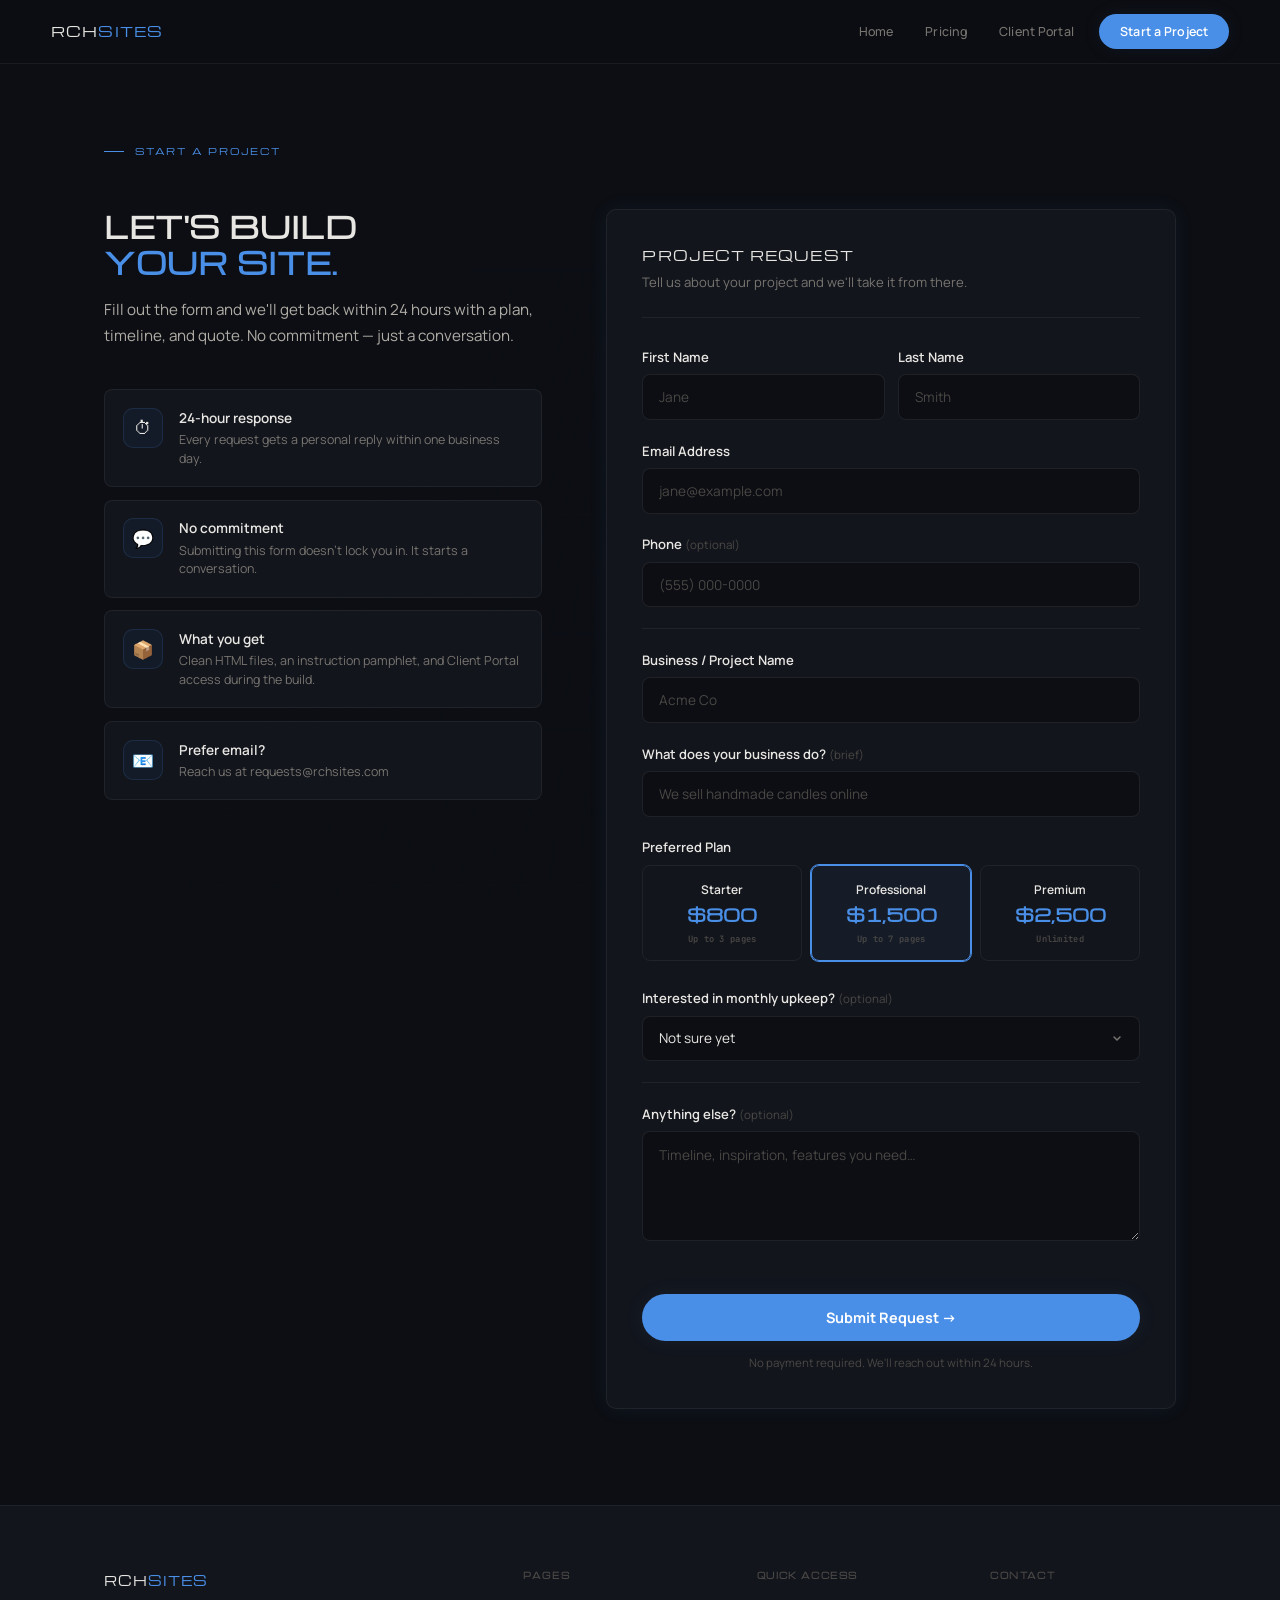
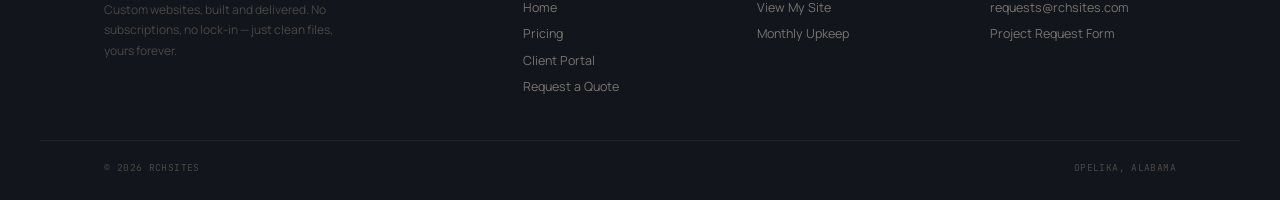
<file: request.html>
<!DOCTYPE html>
<html lang="en">
<head>
<meta charset="UTF-8">
<meta name="viewport" content="width=device-width, initial-scale=1.0">
<title>Start a Project — RCHsites</title>
<link rel="stylesheet" href="style.css">
<style>
.req-page{padding-top:64px;min-height:100vh}
.req-hero{padding:5rem 0 2rem}
.req-layout{display:grid;grid-template-columns:1fr 1.3fr;gap:4rem;align-items:start;padding-bottom:6rem}
.req-info{position:sticky;top:100px}
.req-info h1{font-family:var(--font-h);font-size:1.8rem;letter-spacing:.03em;text-transform:uppercase;line-height:1.25;margin-bottom:1rem}
.req-info h1 .hl{color:var(--blue)}
.req-info>p{color:var(--text-mid);font-size:.95rem;line-height:1.7;margin-bottom:2.5rem}

.info-cards{display:flex;flex-direction:column;gap:.8rem}
.info-card{display:flex;gap:1rem;padding:1.1rem;background:var(--bg-card);border:1px solid var(--border);border-radius:8px;transition:.3s}
.info-card:hover{border-color:var(--border-blue);transform:translateX(4px)}
.ic-icon{width:40px;height:40px;background:var(--blue-faint);border:1px solid var(--border-blue);border-radius:10px;display:flex;align-items:center;justify-content:center;font-size:1.1rem;flex-shrink:0}
.ic-text h4{font-size:.85rem;font-weight:600;margin-bottom:.1rem}
.ic-text p{font-size:.78rem;color:var(--text-soft);line-height:1.5}

/* form */
.form-card{background:var(--bg-card);border:1px solid var(--border);border-radius:10px;padding:2.2rem;box-shadow:var(--glow-sm)}
.form-title{font-family:var(--font-h);font-size:.85rem;letter-spacing:.08em;text-transform:uppercase;margin-bottom:.3rem}
.form-sub{font-size:.82rem;color:var(--text-soft);margin-bottom:1.8rem;padding-bottom:1.5rem;border-bottom:1px solid var(--border)}

.fg{margin-bottom:1.3rem}
.fg label{display:block;font-size:.82rem;font-weight:600;margin-bottom:.4rem}
.fg label .opt{font-weight:400;color:var(--text-faint);font-size:.72rem}
.f-input,.f-select,.f-textarea{width:100%;padding:.8rem 1rem;background:var(--bg);border:1px solid var(--border-light);border-radius:8px;font-family:var(--font);font-size:.85rem;color:var(--text);outline:none;transition:.3s;appearance:none}
.f-input:focus,.f-select:focus,.f-textarea:focus{border-color:var(--blue);box-shadow:0 0 0 3px var(--blue-faint)}
.f-input::placeholder,.f-textarea::placeholder{color:var(--text-faint)}
.f-select{background-image:url("data:image/svg+xml,%3Csvg xmlns='http://www.w3.org/2000/svg' width='12' height='12' viewBox='0 0 12 12'%3E%3Cpath d='M3 5l3 3 3-3' stroke='%23787570' stroke-width='1.5' fill='none' stroke-linecap='round'/%3E%3C/svg%3E");background-repeat:no-repeat;background-position:right 1rem center;padding-right:2.5rem;cursor:pointer}
.f-textarea{min-height:110px;resize:vertical;line-height:1.6}
.f-row{display:grid;grid-template-columns:1fr 1fr;gap:.8rem}
.f-divider{height:1px;background:var(--border);margin:1.3rem 0}

/* plan selector */
.plan-opts{display:grid;grid-template-columns:repeat(3,1fr);gap:.6rem}
.plan-opt{position:relative}
.plan-opt input{position:absolute;opacity:0;pointer-events:none}
.plan-opt label{display:flex;flex-direction:column;align-items:center;padding:.9rem .6rem;border:1px solid var(--border);border-radius:8px;cursor:pointer;transition:.3s;text-align:center}
.plan-opt label:hover{border-color:var(--border-blue);background:var(--blue-faint)}
.plan-opt input:checked+label{border-color:var(--blue);background:var(--blue-faint);box-shadow:0 0 0 1px var(--blue)}
.plan-name{font-size:.75rem;font-weight:600;margin-bottom:.1rem}
.plan-price{font-family:var(--font-h);font-size:1.1rem;color:var(--blue);letter-spacing:0}
.plan-tag{font-family:var(--mono);font-size:.55rem;color:var(--text-faint);margin-top:.15rem;letter-spacing:.03em}

/* submit */
.submit-btn{width:100%;padding:.9rem;background:var(--blue);color:#fff;border:none;border-radius:100px;font-family:var(--font);font-weight:700;font-size:.9rem;cursor:pointer;transition:.3s;margin-top:1.5rem;box-shadow:var(--glow-sm);position:relative;overflow:hidden}
.submit-btn::after{content:'';position:absolute;inset:0;background:linear-gradient(120deg,transparent 40%,rgba(255,255,255,0.1) 50%,transparent 60%);transform:translateX(-100%);transition:transform .6s}
.submit-btn:hover::after{transform:translateX(100%)}
.submit-btn:hover{background:var(--blue-bright);box-shadow:0 8px 32px rgba(74,143,231,0.3)}
.submit-note{text-align:center;font-size:.72rem;color:var(--text-faint);margin-top:.8rem}

/* success */
.form-success{display:none;text-align:center;padding:3rem 2rem}
.form-success.active{display:block}
.success-icon{font-size:3rem;margin-bottom:1.5rem}
.form-success h3{font-family:var(--font-h);font-size:1rem;letter-spacing:.06em;text-transform:uppercase;margin-bottom:.5rem}
.form-success p{color:var(--text-mid);font-size:.9rem;max-width:380px;margin:0 auto;line-height:1.6}

@media(max-width:900px){.req-layout{grid-template-columns:1fr;gap:2rem}.req-info{position:static}.f-row{grid-template-columns:1fr}.plan-opts{grid-template-columns:1fr}}
</style>
</head>
<body>
<canvas id="gridCanvas"></canvas>
<div class="page">

<nav>
  <a href="index.html" class="n-logo">RCH<span>SITES</span></a>
  <button class="n-toggle" aria-label="Menu"><span></span><span></span><span></span></button>
  <div class="n-links">
    <a href="index.html">Home</a>
    <a href="pricing.html">Pricing</a>
    <a href="portal.html">Client Portal</a>
    <a href="request.html" class="n-cta active">Start a Project</a>
  </div>
</nav>

<div class="req-page">
  <section class="req-hero"><div class="container"><div class="eyebrow rv">Start a Project</div></div></section>

  <div class="container">
    <div class="req-layout">
      <div class="req-info rv-l">
        <h1>Let's build<br><span class="hl">your site.</span></h1>
        <p>Fill out the form and we'll get back within 24 hours with a plan, timeline, and quote. No commitment — just a conversation.</p>
        <div class="info-cards">
          <div class="info-card"><div class="ic-icon">⏱</div><div class="ic-text"><h4>24-hour response</h4><p>Every request gets a personal reply within one business day.</p></div></div>
          <div class="info-card"><div class="ic-icon">💬</div><div class="ic-text"><h4>No commitment</h4><p>Submitting this form doesn't lock you in. It starts a conversation.</p></div></div>
          <div class="info-card"><div class="ic-icon">📦</div><div class="ic-text"><h4>What you get</h4><p>Clean HTML files, an instruction pamphlet, and Client Portal access during the build.</p></div></div>
          <div class="info-card"><div class="ic-icon">📧</div><div class="ic-text"><h4>Prefer email?</h4><p>Reach us at requests@rchsites.com</p></div></div>
        </div>
      </div>

      <div class="form-card rv-r" id="formCard">
        <div class="form-title">Project Request</div>
        <div class="form-sub">Tell us about your project and we'll take it from there.</div>
        <form id="requestForm">
          <div class="f-row">
            <div class="fg"><label>First Name</label><input type="text" class="f-input" name="firstName" placeholder="Jane" required></div>
            <div class="fg"><label>Last Name</label><input type="text" class="f-input" name="lastName" placeholder="Smith" required></div>
          </div>
          <div class="fg"><label>Email Address</label><input type="email" class="f-input" name="email" placeholder="jane@example.com" required></div>
          <div class="fg"><label>Phone <span class="opt">(optional)</span></label><input type="tel" class="f-input" name="phone" placeholder="(555) 000-0000"></div>
          <div class="f-divider"></div>
          <div class="fg"><label>Business / Project Name</label><input type="text" class="f-input" name="business" placeholder="Acme Co" required></div>
          <div class="fg"><label>What does your business do? <span class="opt">(brief)</span></label><input type="text" class="f-input" name="description" placeholder="We sell handmade candles online"></div>
          <div class="fg">
            <label>Preferred Plan</label>
            <div class="plan-opts">
              <div class="plan-opt"><input type="radio" name="plan" id="ps" value="starter"><label for="ps"><span class="plan-name">Starter</span><span class="plan-price">$800</span><span class="plan-tag">Up to 3 pages</span></label></div>
              <div class="plan-opt"><input type="radio" name="plan" id="pp" value="professional" checked><label for="pp"><span class="plan-name">Professional</span><span class="plan-price">$1,500</span><span class="plan-tag">Up to 7 pages</span></label></div>
              <div class="plan-opt"><input type="radio" name="plan" id="pm" value="premium"><label for="pm"><span class="plan-name">Premium</span><span class="plan-price">$2,500</span><span class="plan-tag">Unlimited</span></label></div>
            </div>
          </div>
          <div class="fg">
            <label>Interested in monthly upkeep? <span class="opt">(optional)</span></label>
            <select class="f-select" name="upkeep">
              <option value="undecided">Not sure yet</option>
              <option value="none">No thanks — I'll run it myself</option>
              <option value="basic">Basic ($45/mo)</option>
              <option value="standard">Standard ($80/mo)</option>
              <option value="priority">Priority ($120/mo)</option>
            </select>
          </div>
          <div class="f-divider"></div>
          <div class="fg"><label>Anything else? <span class="opt">(optional)</span></label><textarea class="f-textarea" name="notes" placeholder="Timeline, inspiration, features you need…"></textarea></div>
          <button type="submit" class="submit-btn">Submit Request →</button>
          <p class="submit-note">No payment required. We'll reach out within 24 hours.</p>
        </form>
        <div class="form-success" id="formSuccess">
          <div class="success-icon">✉️</div>
          <h3>Request received!</h3>
          <p>One of our project managers will contact you with next steps.</p>
        </div>
      </div>
    </div>
  </div>
</div>

<footer>
  <div class="f-grid">
    <div><div class="f-brand">RCH<span>SITES</span></div><p class="f-desc">Custom websites, built and delivered. No subscriptions, no lock-in — just clean files, yours forever.</p></div>
    <div class="f-col"><h4>Pages</h4><a href="index.html">Home</a><a href="pricing.html">Pricing</a><a href="portal.html">Client Portal</a><a href="request.html">Request a Quote</a></div>
    <div class="f-col"><h4>Quick Access</h4><a href="portal.html">View My Site</a><a href="pricing.html#upkeep">Monthly Upkeep</a></div>
    <div class="f-col"><h4>Contact</h4><a href="mailto:requests@rchsites.com">requests@rchsites.com</a><a href="request.html">Project Request Form</a></div>
  </div>
  <div class="f-bottom"><span>© 2026 RCHSITES</span><span>OPELIKA, ALABAMA</span></div>
</footer>

</div>
<script src="main.js"></script>
<script>
const form=document.getElementById('requestForm'),successEl=document.getElementById('formSuccess');
form.addEventListener('submit',e=>{
  e.preventDefault();
  const btn=form.querySelector('.submit-btn');
  btn.textContent='Sending…';btn.disabled=true;
  setTimeout(()=>{
    form.style.display='none';
    document.querySelector('.form-title').style.display='none';
    document.querySelector('.form-sub').style.display='none';
    successEl.classList.add('active');
  },800);
});
</script>
</body>
</html>
</file>
<file: style.css>
/* ═══════════════════════════════════════════
   RCHsites.com — Dark Wireframe Theme
   Michroma headings / blue accent / grid bg
   ═══════════════════════════════════════════ */
@import url('https://fonts.googleapis.com/css2?family=Michroma&family=Manrope:wght@300;400;500;600;700;800&family=JetBrains+Mono:wght@400;500&display=swap');

*,*::before,*::after{margin:0;padding:0;box-sizing:border-box}

:root{
  --bg:#0C0E13;--bg-card:#12151C;--bg-card2:#181C25;--bg-surface:#1E2230;
  --text:#E8E6E2;--text-mid:#B0ADA6;--text-soft:#787570;--text-faint:#4A4845;
  --cream:#E8E6E2;
  --blue:#4A8FE7;--blue-bright:#6AABFF;--blue-deep:#2D6AC4;
  --blue-glow:rgba(74,143,231,0.15);--blue-faint:rgba(74,143,231,0.06);
  --navy:#1A2744;--navy-light:#243556;
  --grid:rgba(74,143,231,0.07);
  --border:rgba(255,255,255,0.06);--border-light:rgba(255,255,255,0.08);
  --border-blue:rgba(74,143,231,0.15);
  --glow-sm:0 0 20px rgba(74,143,231,0.08);
  --glow-md:0 0 40px rgba(74,143,231,0.1);
  --font-h:'Michroma',sans-serif;--font:'Manrope',system-ui,sans-serif;
  --mono:'JetBrains Mono',monospace;
}

html{scroll-behavior:smooth}
body{font-family:var(--font);background:var(--bg);color:var(--text);overflow-x:hidden;-webkit-font-smoothing:antialiased;line-height:1.6}
a{color:inherit;text-decoration:none}
::selection{background:var(--blue);color:#fff}

#gridCanvas{position:fixed;inset:0;z-index:0;width:100%;height:100%;pointer-events:none}
.page{position:relative;z-index:1;animation:warpIn 1.4s cubic-bezier(.16,1,.3,1) both}
@keyframes warpIn{0%{opacity:0;transform:scale(1.12);filter:blur(10px)}50%{filter:blur(1px)}100%{opacity:1;transform:scale(1);filter:blur(0)}}

/* ── NAV ── */
nav{position:fixed;top:0;left:0;right:0;z-index:1000;height:64px;display:flex;align-items:center;justify-content:space-between;padding:0 clamp(1.5rem,4vw,3.5rem);background:rgba(12,14,19,0.75);backdrop-filter:blur(20px) saturate(1.5);-webkit-backdrop-filter:blur(20px) saturate(1.5);border-bottom:1px solid var(--border)}
nav.scrolled{box-shadow:0 1px 20px rgba(0,0,0,0.2)}
.n-logo{font-family:var(--font-h);font-size:.85rem;letter-spacing:.08em;color:var(--cream)}
.n-logo span{color:var(--blue)}
.n-links{display:flex;align-items:center;gap:.2rem}
.n-links a{font-size:.78rem;font-weight:500;color:var(--text-soft);padding:.4rem .9rem;border-radius:8px;transition:.2s;letter-spacing:.01em}
.n-links a:hover{color:var(--text);background:rgba(255,255,255,0.03)}
.n-links a.active{color:var(--text)}
.n-cta{background:var(--blue)!important;color:#fff!important;padding:.45rem 1.3rem!important;border-radius:100px!important;font-weight:600!important;font-size:.78rem!important;margin-left:.5rem;transition:.3s!important;box-shadow:var(--glow-sm)}
.n-cta:hover{background:var(--blue-bright)!important;transform:translateY(-1px);box-shadow:var(--glow-md)}
.n-toggle{display:none;background:none;border:none;cursor:pointer;padding:.4rem;flex-direction:column;gap:5px}
.n-toggle span{display:block;width:20px;height:1.5px;background:var(--text);border-radius:2px}

/* ── SHARED ── */
.container{max-width:1200px;margin:0 auto;padding:0 clamp(1.5rem,5vw,5rem)}
section{padding:6rem 0;position:relative}

.eyebrow{font-family:var(--font-h);font-size:.55rem;text-transform:uppercase;letter-spacing:.2em;color:var(--blue);margin-bottom:1.2rem;display:flex;align-items:center;gap:.7rem}
.eyebrow::before{content:'';width:20px;height:1px;background:var(--blue)}

.sec-h{font-family:var(--font-h);font-size:clamp(1.4rem,3vw,2.2rem);font-weight:400;letter-spacing:.02em;text-transform:uppercase;line-height:1.3}
.sec-h .hl{color:var(--blue)}

.sec-sub{font-size:.95rem;color:var(--text-mid);max-width:480px;line-height:1.75;margin-top:.8rem}

/* ── BUTTONS ── */
.btn{display:inline-flex;align-items:center;gap:.5rem;padding:.8rem 1.8rem;border-radius:100px;font-family:var(--font);font-weight:600;font-size:.85rem;border:none;cursor:pointer;transition:.3s}
.btn-blue{background:var(--blue);color:#fff;box-shadow:var(--glow-sm)}
.btn-blue:hover{background:var(--blue-bright);transform:translateY(-2px);box-shadow:0 8px 32px rgba(74,143,231,0.3)}
.btn-wire{background:transparent;color:var(--text);border:1px solid var(--border-light)}
.btn-wire:hover{border-color:var(--blue);color:var(--blue);transform:translateY(-2px);box-shadow:var(--glow-sm)}
.btn .arr{transition:transform .2s}
.btn:hover .arr{transform:translateX(3px)}

/* ── CARDS ── */
.card{background:var(--bg-card);border:1px solid var(--border);border-radius:8px;padding:2rem;transition:.3s}
.card:hover{border-color:var(--border-blue);box-shadow:var(--glow-sm);transform:translateY(-3px)}

/* ── REVEALS ── */
.rv{opacity:0;transform:translateY(50px);transition:opacity .8s cubic-bezier(.16,1,.3,1),transform .8s cubic-bezier(.16,1,.3,1)}
.rv.vis{opacity:1;transform:translateY(0)}
.rv-l{opacity:0;transform:translateX(-60px);transition:opacity .8s cubic-bezier(.16,1,.3,1),transform .8s cubic-bezier(.16,1,.3,1)}
.rv-l.vis{opacity:1;transform:translateX(0)}
.rv-r{opacity:0;transform:translateX(60px);transition:opacity .8s cubic-bezier(.16,1,.3,1),transform .8s cubic-bezier(.16,1,.3,1)}
.rv-r.vis{opacity:1;transform:translateX(0)}

/* ── MARQUEE ── */
.marquee{padding:1.5rem 0;border-top:1px solid var(--border);border-bottom:1px solid var(--border);overflow:hidden;background:rgba(255,255,255,0.01)}
.mq-track{display:flex;animation:mScroll 24s linear infinite;width:max-content}
.mq-item{font-family:var(--font-h);font-size:.55rem;text-transform:uppercase;letter-spacing:.18em;color:var(--text-faint);white-space:nowrap;padding:0 2.5rem;display:flex;align-items:center;gap:2.5rem}
.mq-item::after{content:'◆';font-size:.3rem;color:var(--blue)}
@keyframes mScroll{from{transform:translateX(0)}to{transform:translateX(-50%)}}

/* ── FOOTER ── */
footer{background:var(--bg-card);border-top:1px solid var(--border);color:var(--text-soft);padding:4rem 0 1.5rem}
.f-grid{max-width:1200px;margin:0 auto;padding:0 clamp(1.5rem,5vw,5rem);display:grid;grid-template-columns:2fr 1fr 1fr 1fr;gap:3rem;margin-bottom:2.5rem}
.f-brand{font-family:var(--font-h);font-size:.8rem;color:var(--text);margin-bottom:.6rem;letter-spacing:.08em}
.f-brand span{color:var(--blue)}
.f-desc{font-size:.75rem;line-height:1.7;color:var(--text-faint);max-width:260px}
.f-col h4{font-family:var(--font-h);font-size:.48rem;text-transform:uppercase;letter-spacing:.18em;color:var(--text-faint);margin-bottom:.8rem}
.f-col a{display:block;font-size:.78rem;color:var(--text-soft);padding:.2rem 0;transition:.2s}
.f-col a:hover{color:var(--blue)}
.f-bottom{max-width:1200px;margin:0 auto;padding:1.2rem clamp(1.5rem,5vw,5rem) 0;border-top:1px solid var(--border);display:flex;justify-content:space-between;font-size:.6rem;color:var(--text-faint);font-family:var(--mono);letter-spacing:.04em}

/* ── RESPONSIVE ── */
@media(max-width:900px){.f-grid{grid-template-columns:1fr 1fr}}
@media(max-width:600px){
  .n-links{display:none;position:absolute;top:64px;left:0;right:0;background:rgba(12,14,19,0.97);backdrop-filter:blur(20px);flex-direction:column;padding:.5rem;border-bottom:1px solid var(--border)}
  .n-links.open{display:flex}
  .n-toggle{display:flex}
  .f-grid{grid-template-columns:1fr}
  .f-bottom{flex-direction:column;gap:.3rem;text-align:center}
}
</file>
